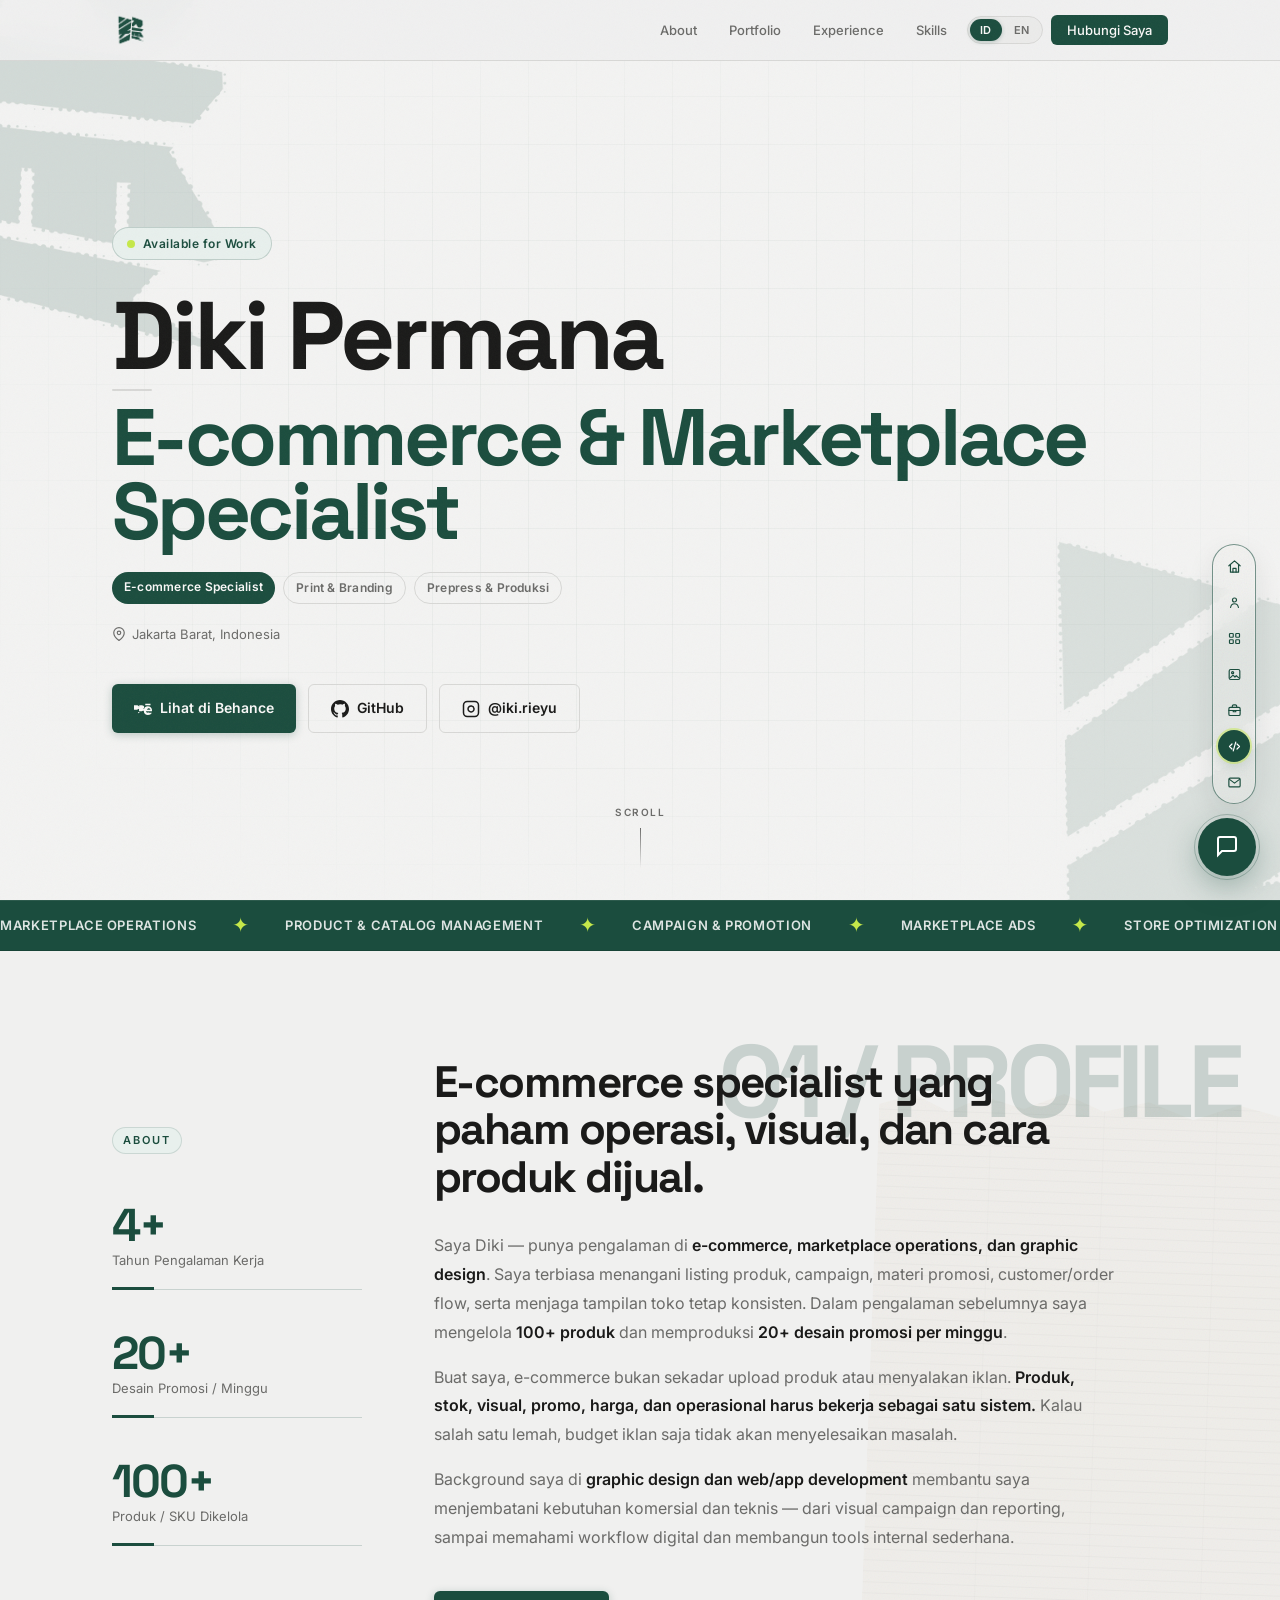
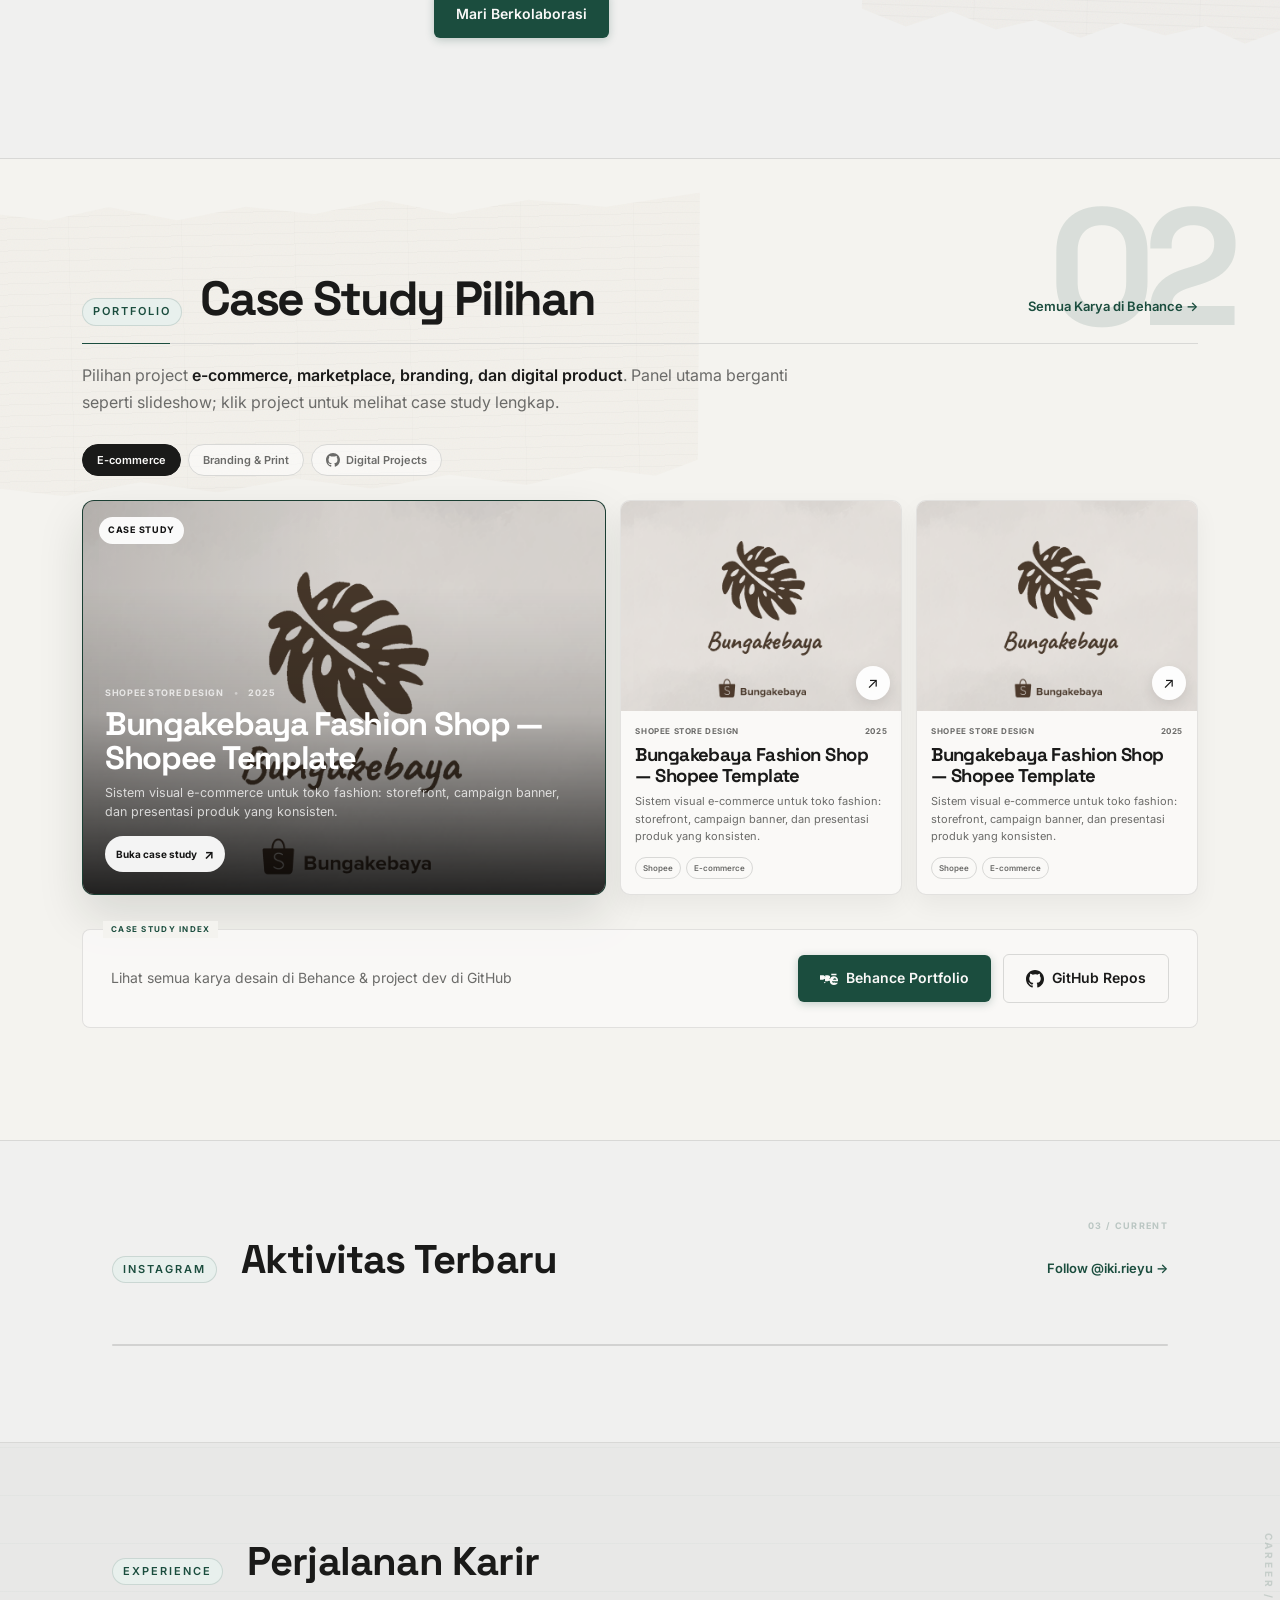
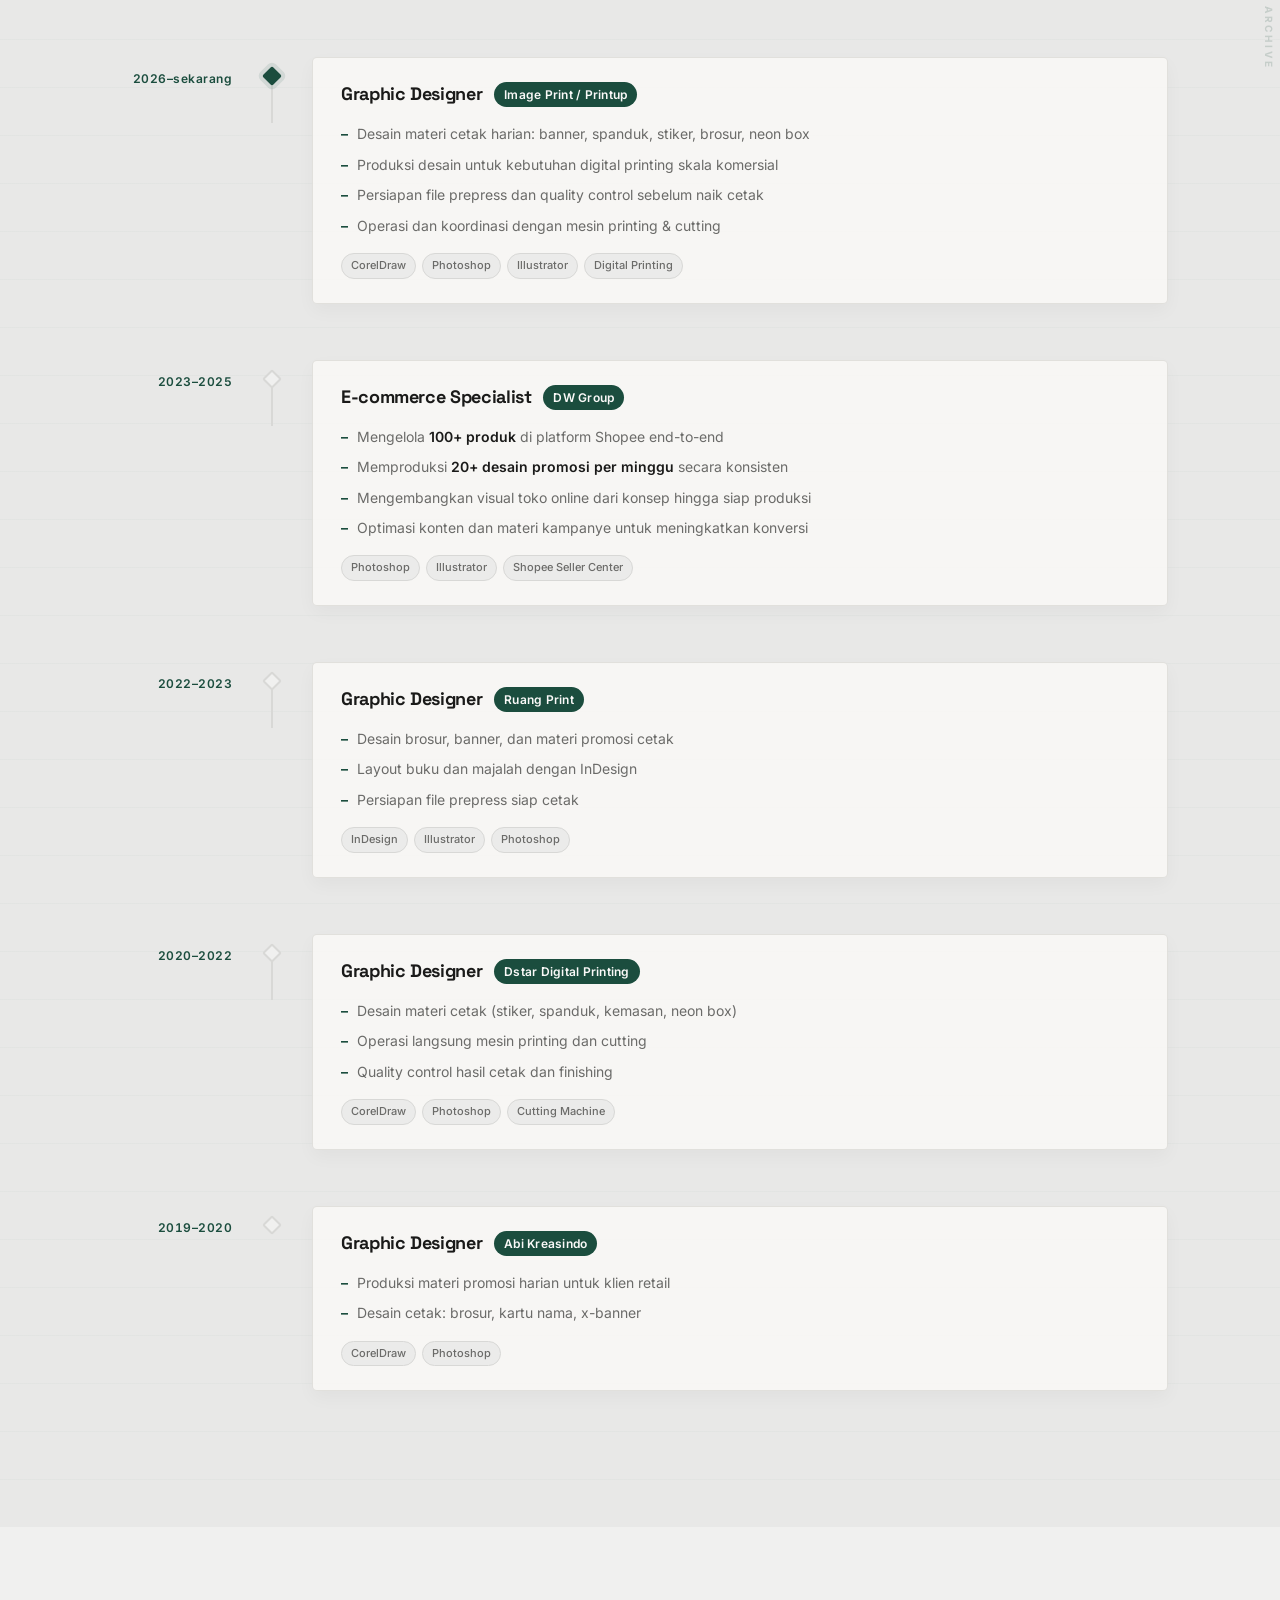
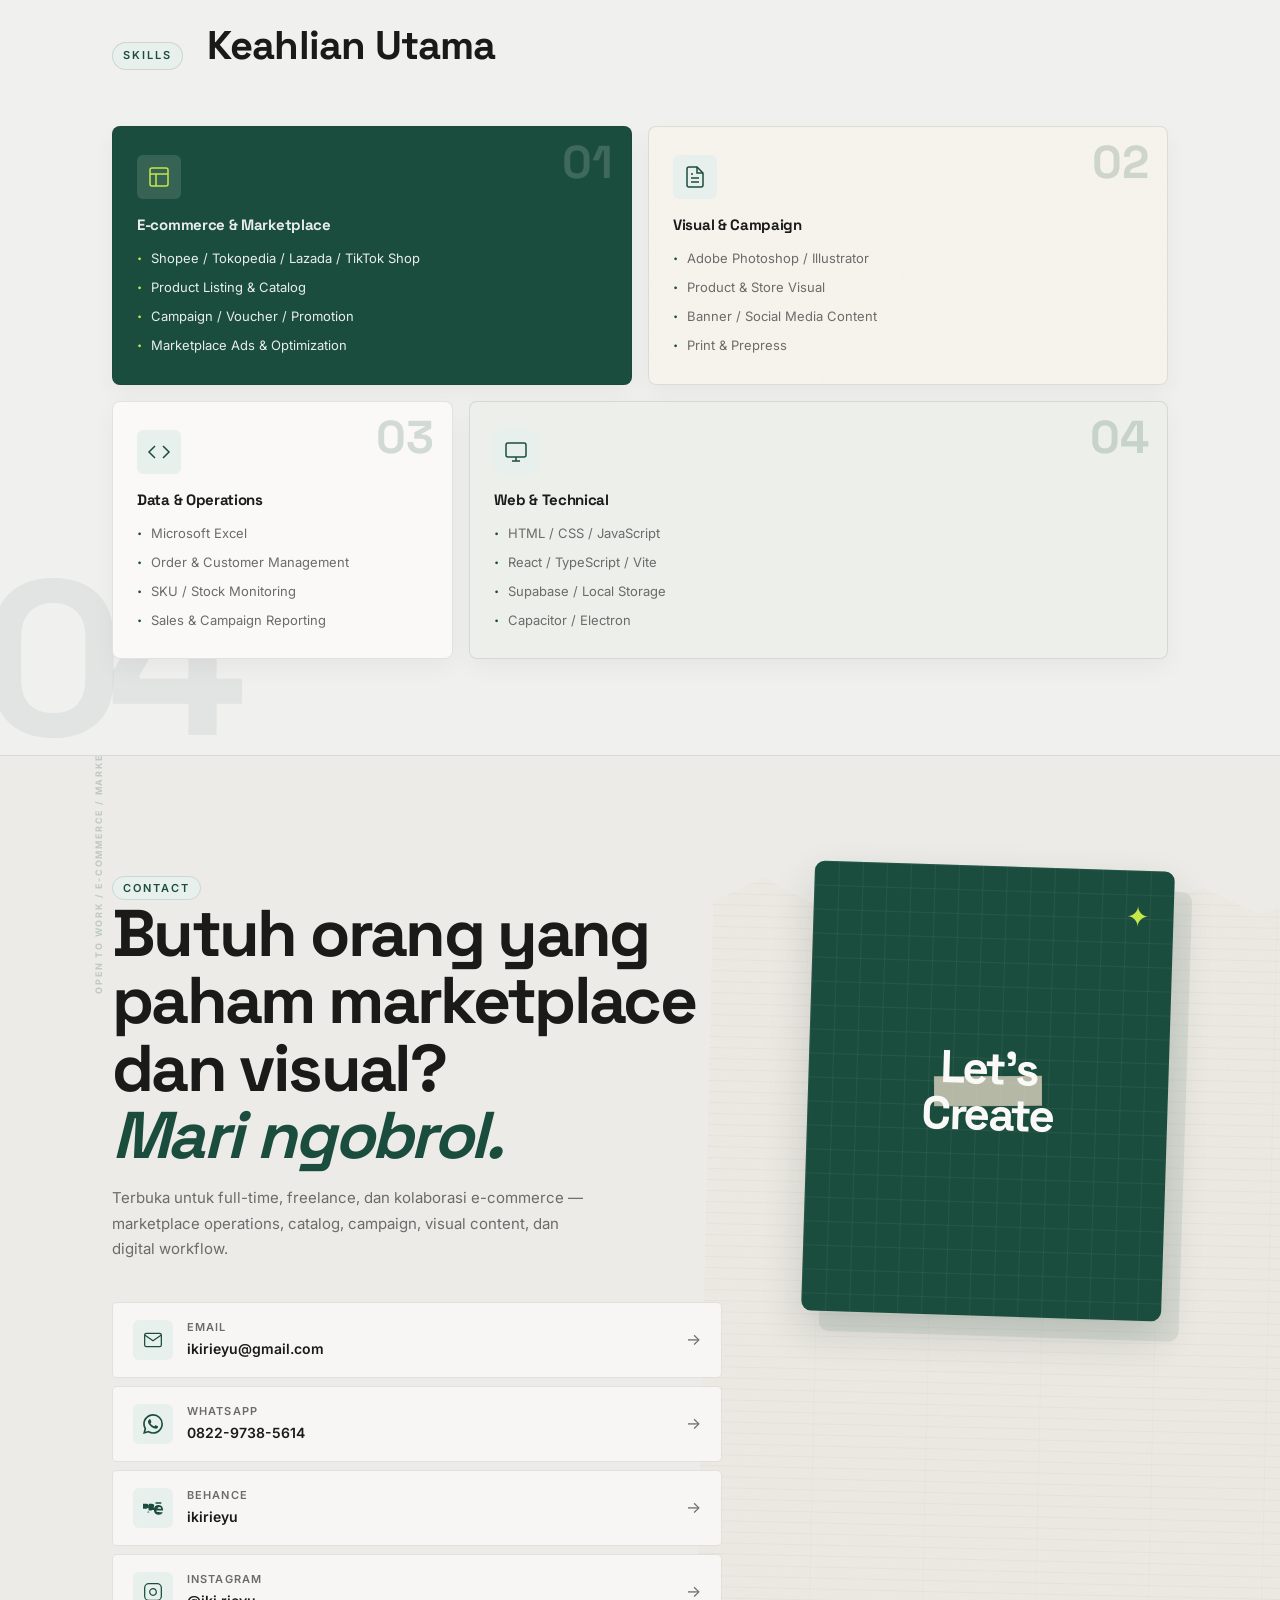
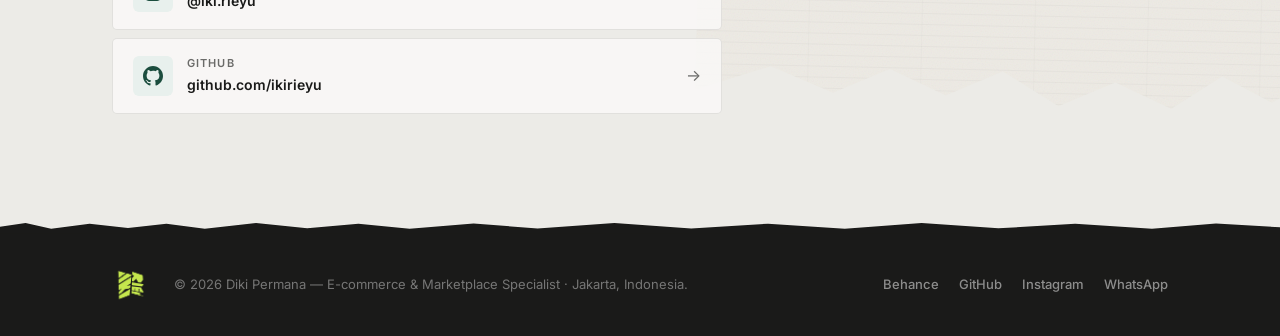
<file: index.html>
<!DOCTYPE html>
<html lang="id">
<head>
  <meta charset="UTF-8" />
  <meta name="viewport" content="width=device-width, initial-scale=1.0" />
  <link rel="icon" type="image/png" href="./asset/icon.png?v=2" />
  <link rel="icon" type="image/x-icon" href="./asset/icon.png?v=2" />
  <link rel="shortcut icon" type="image/x-icon" href="./asset/icon.png?v=2" />
  <link rel="apple-touch-icon" href="./asset/icon.png?v=2" />
  <title>Diki Permana — Graphic Designer | E-commerce & Print Specialist</title>
  <meta name="description" content="Portfolio Diki Permana — Graphic Designer dengan 4+ tahun pengalaman di industri E-commerce & Print. Berbasis di Jakarta Barat." />
  <meta property="og:title" content="Diki Permana — Graphic Designer" />
  <meta property="og:description" content="E-commerce & Print Specialist berbasis di Jakarta Barat. Lihat karya terbaru di Behance dan Instagram." />
  <meta property="og:type" content="website" />
  <link rel="preconnect" href="https://fonts.googleapis.com" />
  <link rel="preconnect" href="https://fonts.gstatic.com" crossorigin />
  <link href="https://fonts.googleapis.com/css2?family=Inter:wght@300;400;500;600;700;900&family=Space+Grotesk:wght@400;500;600;700&display=swap" rel="stylesheet" />
  <link rel="stylesheet" href="style.css" />
  <script src="security.js"></script>
</head>
<body>

  <!-- GRAIN OVERLAY -->
  <div class="grain-overlay" aria-hidden="true"></div>

  <!-- ========== NAV ========== -->
  <nav class="nav" id="main-nav">
    <div class="nav-inner container">
      <a href="#hero" class="nav-logo">
        <img src="asset/header.png" alt="Diki Permana Logo" class="nav-logo-img" />
      </a>
      <ul class="nav-links">
        <li><a href="#about" data-i18n="nav.about">About</a></li>
        <li><a href="#portfolio" data-i18n="nav.portfolio">Portfolio</a></li>
        <li><a href="#experience" data-i18n="nav.experience">Experience</a></li>
        <li><a href="#skills" data-i18n="nav.skills">Skills</a></li>
        <li>
          <div class="lang-toggle" role="group" aria-label="Language selector">
            <button class="lang-btn active" data-lang="id" aria-pressed="true">ID</button>
            <button class="lang-btn" data-lang="en" aria-pressed="false">EN</button>
          </div>
        </li>
        <li><a href="#contact" class="nav-cta" data-i18n="nav.contact">Hubungi Saya</a></li>
      </ul>
      <button class="hamburger" id="hamburger" aria-label="Toggle menu" aria-expanded="false">
        <span></span><span></span>
      </button>
    </div>
    <div class="mobile-menu" id="mobile-menu">
      <ul>
        <li><a href="#about" data-i18n="nav.about">About</a></li>
        <li><a href="#portfolio" data-i18n="nav.portfolio">Portfolio</a></li>
        <li><a href="#experience" data-i18n="nav.experience">Experience</a></li>
        <li><a href="#skills" data-i18n="nav.skills">Skills</a></li>
        <li><a href="#contact" data-i18n="nav.contact">Hubungi Saya</a></li>
      </ul>
      <div class="mobile-lang-wrap">
        <span class="mobile-lang-label">Bahasa / Language</span>
        <div class="lang-toggle" role="group" aria-label="Language selector">
          <button class="lang-btn active" data-lang="id" aria-pressed="true">ID</button>
          <button class="lang-btn" data-lang="en" aria-pressed="false">EN</button>
        </div>
      </div>
    </div>
  </nav>

  <!-- ========== HERO ========== -->
  <section class="hero" id="hero">
    <div class="hero-bg-logo" aria-hidden="true">
      <img src="asset/bg1.jpg" alt="" class="hero-bg-logo-img" />
    </div>
    <div class="hero-bg-grid" aria-hidden="true"></div>
    <div class="container hero-inner">
      <div class="hero-badge">
        <span class="badge-dot"></span>
        <span data-i18n="hero.badge">Available for Work</span>
      </div>
      <h1 class="hero-title">
        <span class="hero-name">Diki Permana</span>
        <span class="hero-line-divider" aria-hidden="true">—</span>
        <span class="hero-role" data-i18n="hero.role">Graphic Designer</span>
      </h1>
      <p class="hero-spec">
        <span class="tag tag-green" data-i18n="hero.tag_ecommerce">E-commerce Specialist</span>
        <span class="tag tag-outline" data-i18n="hero.tag_print">Print & Branding</span>
        <span class="tag tag-outline" data-i18n="hero.tag_prepress">Prepress & Produksi</span>
      </p>
      <p class="hero-location">
        <svg width="14" height="14" viewBox="0 0 24 24" fill="none" stroke="currentColor" stroke-width="2" aria-hidden="true"><path d="M21 10c0 7-9 13-9 13s-9-6-9-13a9 9 0 0 1 18 0z"/><circle cx="12" cy="10" r="3"/></svg>
        <span data-i18n="hero.location">Jakarta Barat, Indonesia</span>
      </p>
      <div class="hero-cta-group">
        <a href="https://www.behance.net/ikirieyu" target="_blank" rel="noopener noreferrer" class="btn btn-primary" id="btn-behance">
          <svg width="18" height="18" viewBox="0 0 24 24" fill="currentColor" aria-hidden="true"><path d="M22 7h-7v-2h7v2zm1.726 10c-.442 1.297-2.029 3-5.101 3-3.074 0-5.564-1.729-5.564-5.675 0-3.91 2.325-5.92 5.466-5.92 3.082 0 4.964 1.782 5.375 4.426.078.506.109 1.188.095 2.14H15.97c.13 1.2.836 1.9 2.032 1.9.449 0 .836-.21 1.139-.497l.586.626zm-7.718-4h5.908c-.118-1.14-.73-2.1-2.077-2.1-1.32 0-2.203.88-2.462 2.1h.631zm-9.645 4.5c-.58 0-1.079-.267-1.329-.68.208-.424.623-.68 1.329-.68.709 0 1.108.264 1.108.68 0 .42-.4.68-1.108.68zm0-5.5c-.626 0-1.108-.24-1.108-.68 0-.43.482-.68 1.108-.68.7 0 1.108.25 1.108.68s-.408.68-1.108.68zm4.318 2.5c0 .22-.14.4-.349.5H7.025c-.207-.1-.349-.28-.349-.5v-5h-.027c0 2.5-2.2 3.5-4.025 3.5H0V7h3.5c1.675 0 3.027.7 3.5 2.1V7h3.4c1.925 0 3.1 1 3.1 2.5 0 .8-.376 1.5-1.025 2 .875.42 1.525 1.2 1.525 2.5z"/></svg>
          <span data-i18n="hero.btn_behance">Lihat di Behance</span>
        </a>
        <a href="https://github.com/ikirieyu" target="_blank" rel="noopener noreferrer" class="btn btn-secondary" id="btn-github">
          <svg width="18" height="18" viewBox="0 0 24 24" fill="currentColor" aria-hidden="true"><path d="M12 0C5.374 0 0 5.373 0 12c0 5.302 3.438 9.8 8.207 11.387.599.111.793-.261.793-.577v-2.234c-3.338.726-4.033-1.416-4.033-1.416-.546-1.387-1.333-1.756-1.333-1.756-1.089-.745.083-.729.083-.729 1.205.084 1.839 1.237 1.839 1.237 1.07 1.834 2.807 1.304 3.492.997.107-.775.418-1.305.762-1.604-2.665-.305-5.467-1.334-5.467-5.931 0-1.311.469-2.381 1.236-3.221-.124-.303-.535-1.524.117-3.176 0 0 1.008-.322 3.301 1.23A11.509 11.509 0 0 1 12 5.803c1.02.005 2.047.138 3.006.404 2.291-1.552 3.297-1.23 3.297-1.23.653 1.653.242 2.874.118 3.176.77.84 1.235 1.911 1.235 3.221 0 4.609-2.807 5.624-5.479 5.921.43.372.823 1.102.823 2.222v3.293c0 .319.192.694.801.576C20.566 21.797 24 17.3 24 12c0-6.627-5.373-12-12-12z"/></svg>
          GitHub
        </a>
        <a href="https://www.instagram.com/iki.rieyu" target="_blank" rel="noopener noreferrer" class="btn btn-secondary" id="btn-instagram">
          <svg width="18" height="18" viewBox="0 0 24 24" fill="none" stroke="currentColor" stroke-width="2" aria-hidden="true"><rect x="2" y="2" width="20" height="20" rx="5" ry="5"/><path d="M16 11.37A4 4 0 1 1 12.63 8 4 4 0 0 1 16 11.37z"/><line x1="17.5" y1="6.5" x2="17.51" y2="6.5"/></svg>
          @iki.rieyu
        </a>
      </div>
    </div>
    <div class="hero-scroll-hint" aria-hidden="true">
      <span data-i18n="hero.scroll">Scroll</span>
      <div class="scroll-line"></div>
    </div>
  </section>

  <!-- ========== MARQUEE ========== -->
  <div class="marquee-strip" aria-hidden="true">
    <div class="marquee-track">
      <div class="marquee-group">
        <span data-i18n="marquee.ecommerce">E-commerce Design</span><span class="marquee-dot">✦</span>
        <span data-i18n="marquee.print">Print Production</span><span class="marquee-dot">✦</span>
        <span data-i18n="marquee.brand">Brand Identity</span><span class="marquee-dot">✦</span>
        <span data-i18n="marquee.shopee">Shopee Campaign</span><span class="marquee-dot">✦</span>
        <span data-i18n="marquee.prepress">Prepress</span><span class="marquee-dot">✦</span>
        <span data-i18n="marquee.layout">Layout &amp; Editorial</span><span class="marquee-dot">✦</span>
        <span data-i18n="marquee.ecommerce">E-commerce Design</span><span class="marquee-dot">✦</span>
        <span data-i18n="marquee.print">Print Production</span><span class="marquee-dot">✦</span>
        <span data-i18n="marquee.brand">Brand Identity</span><span class="marquee-dot">✦</span>
        <span data-i18n="marquee.shopee">Shopee Campaign</span><span class="marquee-dot">✦</span>
        <span data-i18n="marquee.prepress">Prepress</span><span class="marquee-dot">✦</span>
        <span data-i18n="marquee.layout">Layout &amp; Editorial</span><span class="marquee-dot">✦</span>
      </div>
      <div class="marquee-group" aria-hidden="true">
        <span data-i18n="marquee.ecommerce">E-commerce Design</span><span class="marquee-dot">✦</span>
        <span data-i18n="marquee.print">Print Production</span><span class="marquee-dot">✦</span>
        <span data-i18n="marquee.brand">Brand Identity</span><span class="marquee-dot">✦</span>
        <span data-i18n="marquee.shopee">Shopee Campaign</span><span class="marquee-dot">✦</span>
        <span data-i18n="marquee.prepress">Prepress</span><span class="marquee-dot">✦</span>
        <span data-i18n="marquee.layout">Layout &amp; Editorial</span><span class="marquee-dot">✦</span>
        <span data-i18n="marquee.ecommerce">E-commerce Design</span><span class="marquee-dot">✦</span>
        <span data-i18n="marquee.print">Print Production</span><span class="marquee-dot">✦</span>
        <span data-i18n="marquee.brand">Brand Identity</span><span class="marquee-dot">✦</span>
        <span data-i18n="marquee.shopee">Shopee Campaign</span><span class="marquee-dot">✦</span>
        <span data-i18n="marquee.prepress">Prepress</span><span class="marquee-dot">✦</span>
        <span data-i18n="marquee.layout">Layout &amp; Editorial</span><span class="marquee-dot">✦</span>
      </div>
    </div>
  </div>

  <!-- ========== ABOUT ========== -->
  <section class="section about-section" id="about">
    <div class="container about-grid">
      <div class="about-label-col">
        <span class="section-label" data-i18n="about.label">About</span>
        <div class="about-stats">
          <div class="stat-item">
            <span class="stat-num">4+</span>
            <span class="stat-desc" data-i18n="about.stat1_desc">Tahun Pengalaman</span>
          </div>
          <div class="stat-item">
            <span class="stat-num">20+</span>
            <span class="stat-desc" data-i18n="about.stat2_desc">Desain / Minggu</span>
          </div>
          <div class="stat-item">
            <span class="stat-num">100+</span>
            <span class="stat-desc" data-i18n="about.stat3_desc">Produk Dikelola</span>
          </div>
        </div>
      </div>
      <div class="about-content">
        <h2 class="about-heading" data-i18n="about.heading">
          Desainer yang hidup di antara piksel, cetak, dan deadline.
        </h2>
        <div class="about-body">
          <p data-i18n="about.p1">
            Saya Diki — graphic designer dengan <strong>4+ tahun pengalaman</strong> di industri printing dan e-commerce. Terbiasa memproduksi <strong>20+ desain promosi per minggu</strong> dengan kualitas konsisten, mengelola visual toko online dari konsep sampai siap produksi.
          </p>
          <p data-i18n="about.p2">
            Dari layout brosur dan banner cetak, hingga campaign Shopee yang harus hidup dalam hitungan jam — saya tahu cara kerja di dua dunia sekaligus: <em>layar dan mesin cetak</em>.
          </p>
          <p data-i18n="about.p3">
            Yang bikin saya berbeda dari kebanyakan desainer? Saya juga punya background <strong>IT &amp; app development</strong>. Saya bisa ngobrol soal spesifikasi mesin, bangun tools internal sederhana, dan paham alur kerja digital dari ujung ke ujung — bukan cuma soal estetika.
          </p>
        </div>
        <a href="#contact" class="btn btn-primary about-cta" data-i18n="about.cta">Mari Berkolaborasi</a>
      </div>
    </div>
  </section>

  <!-- ========== PORTFOLIO ========== -->
  <section class="section portfolio-section" id="portfolio">
    <div class="container">
      <div class="section-header">
        <span class="section-label" data-i18n="portfolio.label">Portfolio</span>
        <h2 class="section-title" data-i18n="portfolio.title">Karya Pilihan</h2>
        <a href="https://www.behance.net/ikirieyu" target="_blank" rel="noopener noreferrer" class="btn btn-ghost" id="btn-behance-all" data-i18n="portfolio.all_behance">
          Semua Karya di Behance →
        </a>
      </div>

      <!-- Dynamic Category Tabs -->
      <div class="portfolio-tabs" id="portfolio-tabs-container" role="tablist"></div>

      <!-- Dynamic Portfolio Grid Container -->
      <div class="portfolio-grid" id="portfolio-cards-grid"></div>


      <div class="behance-cta-block">
        <p data-i18n="portfolio.bottom_cta">Lihat semua karya desain di Behance &amp; project dev di GitHub</p>
        <div class="cta-block-btns">
          <a href="https://www.behance.net/ikirieyu" target="_blank" rel="noopener noreferrer" class="btn btn-primary" id="btn-behance-bottom">
            <svg width="18" height="18" viewBox="0 0 24 24" fill="currentColor" aria-hidden="true"><path d="M22 7h-7v-2h7v2zm1.726 10c-.442 1.297-2.029 3-5.101 3-3.074 0-5.564-1.729-5.564-5.675 0-3.91 2.325-5.92 5.466-5.92 3.082 0 4.964 1.782 5.375 4.426.078.506.109 1.188.095 2.14H15.97c.13 1.2.836 1.9 2.032 1.9.449 0 .836-.21 1.139-.497l.586.626zm-7.718-4h5.908c-.118-1.14-.73-2.1-2.077-2.1-1.32 0-2.203.88-2.462 2.1h.631zm-9.645 4.5c-.58 0-1.079-.267-1.329-.68.208-.424.623-.68 1.329-.68.709 0 1.108.264 1.108.68 0 .42-.4.68-1.108.68zm0-5.5c-.626 0-1.108-.24-1.108-.68 0-.43.482-.68 1.108-.68.7 0 1.108.25 1.108.68s-.408.68-1.108.68zm4.318 2.5c0 .22-.14.4-.349.5H7.025c-.207-.1-.349-.28-.349-.5v-5h-.027c0 2.5-2.2 3.5-4.025 3.5H0V7h3.5c1.675 0 3.027.7 3.5 2.1V7h3.4c1.925 0 3.1 1 3.1 2.5 0 .8-.376 1.5-1.025 2 .875.42 1.525 1.2 1.525 2.5z"/></svg>
            <span data-i18n="portfolio.btn_behance_bottom">Behance Portfolio</span>
          </a>
          <a href="https://github.com/ikirieyu" target="_blank" rel="noopener noreferrer" class="btn btn-secondary" id="btn-github-cta">
            <svg width="18" height="18" viewBox="0 0 24 24" fill="currentColor" aria-hidden="true"><path d="M12 0C5.374 0 0 5.373 0 12c0 5.302 3.438 9.8 8.207 11.387.599.111.793-.261.793-.577v-2.234c-3.338.726-4.033-1.416-4.033-1.416-.546-1.387-1.333-1.756-1.333-1.756-1.089-.745.083-.729.083-.729 1.205.084 1.839 1.237 1.839 1.237 1.07 1.834 2.807 1.304 3.492.997.107-.775.418-1.305.762-1.604-2.665-.305-5.467-1.334-5.467-5.931 0-1.311.469-2.381 1.236-3.221-.124-.303-.535-1.524.117-3.176 0 0 1.008-.322 3.301 1.23A11.509 11.509 0 0 1 12 5.803c1.02.005 2.047.138 3.006.404 2.291-1.552 3.297-1.23 3.297-1.23.653 1.653.242 2.874.118 3.176.77.84 1.235 1.911 1.235 3.221 0 4.609-2.807 5.624-5.479 5.921.43.372.823 1.102.823 2.222v3.293c0 .319.192.694.801.576C20.566 21.797 24 17.3 24 12c0-6.627-5.373-12-12-12z"/></svg>
            <span data-i18n="portfolio.btn_github_bottom">GitHub Repos</span>
          </a>
        </div>
      </div>
    </div>
  </section>

  <!-- ========== INSTAGRAM ========== -->
  <section class="section instagram-section" id="instagram">
    <div class="container">
      <div class="section-header">
        <span class="section-label" data-i18n="ig.label">Instagram</span>
        <h2 class="section-title" data-i18n="ig.title">Aktivitas Terbaru</h2>
        <a href="https://www.instagram.com/iki.rieyu" target="_blank" rel="noopener noreferrer" class="btn btn-ghost" id="btn-ig-follow" data-i18n="ig.follow">
          Follow @iki.rieyu →
        </a>
      </div>
      <div class="ig-embed-wrapper">
        <behold-widget feed-id="lJ9FjEJKfkFE6bsyhN7O"></behold-widget>
        <script>
          (() => {
            if(window.__bhldScript)return;window.__bhldScript=true;
            const d=document,s=d.createElement("script");s.type="module";
            s.src="https://w.behold.so/widget.js";setTimeout(()=>{d.head.append(s);},0);
          })();
        </script>
      </div>

    </div>
  </section>

  <!-- ========== EXPERIENCE ========== -->
  <section class="section experience-section" id="experience">
    <div class="container">
      <div class="section-header">
        <span class="section-label" data-i18n="exp.label">Experience</span>
        <h2 class="section-title" data-i18n="exp.title">Perjalanan Karir</h2>
      </div>
      <div class="timeline">

        <div class="timeline-item" data-aos="fade-up">
          <div class="timeline-left">
            <span class="timeline-year" data-i18n="exp.present">2026–sekarang</span>
          </div>
          <div class="timeline-connector">
            <div class="timeline-dot current"></div>
            <div class="timeline-line"></div>
          </div>
          <div class="timeline-right">
            <div class="timeline-card">
              <div class="tc-header">
                <h3 data-i18n="exp.job1_title">Graphic Designer</h3>
                <span class="company-badge" data-i18n="exp.job1_company">Image Print / Printup</span>
              </div>
              <ul class="tc-list">
                <li data-i18n="exp.job1_li1">Desain materi cetak harian: banner, spanduk, stiker, brosur, neon box</li>
                <li data-i18n="exp.job1_li2">Produksi desain untuk kebutuhan digital printing skala komersial</li>
                <li data-i18n="exp.job1_li3">Persiapan file prepress dan quality control sebelum naik cetak</li>
                <li data-i18n="exp.job1_li4">Operasi dan koordinasi dengan mesin printing &amp; cutting</li>
              </ul>
              <div class="tc-tools">
                <span>CorelDraw</span><span>Photoshop</span><span>Illustrator</span><span>Digital Printing</span>
              </div>
            </div>
          </div>
        </div>

        <div class="timeline-item" data-aos="fade-up">
          <div class="timeline-left">
            <span class="timeline-year">2023–2025</span>
          </div>
          <div class="timeline-connector">
            <div class="timeline-dot"></div>
            <div class="timeline-line"></div>
          </div>
          <div class="timeline-right">
            <div class="timeline-card">
              <div class="tc-header">
                <h3 data-i18n="exp.job2_title">E-commerce Specialist</h3>
                <span class="company-badge" data-i18n="exp.job2_company">DW Group</span>
              </div>
              <ul class="tc-list">
                <li data-i18n="exp.job2_li1">Mengelola <strong>100+ produk</strong> di platform Shopee end-to-end</li>
                <li data-i18n="exp.job2_li2">Memproduksi <strong>20+ desain promosi per minggu</strong> secara konsisten</li>
                <li data-i18n="exp.job2_li3">Mengembangkan visual toko online dari konsep hingga siap produksi</li>
                <li data-i18n="exp.job2_li4">Optimasi konten dan materi kampanye untuk meningkatkan konversi</li>
              </ul>
              <div class="tc-tools">
                <span>Photoshop</span><span>Illustrator</span><span>Shopee Seller Center</span>
              </div>
            </div>
          </div>
        </div>

        <div class="timeline-item" data-aos="fade-up">
          <div class="timeline-left">
            <span class="timeline-year">2022–2023</span>
          </div>
          <div class="timeline-connector">
            <div class="timeline-dot"></div>
            <div class="timeline-line"></div>
          </div>
          <div class="timeline-right">
            <div class="timeline-card">
              <div class="tc-header">
                <h3 data-i18n="exp.job3_title">Graphic Designer</h3>
                <span class="company-badge" data-i18n="exp.job3_company">Ruang Print</span>
              </div>
              <ul class="tc-list">
                <li data-i18n="exp.job3_li1">Desain brosur, banner, dan materi promosi cetak</li>
                <li data-i18n="exp.job3_li2">Layout buku dan majalah dengan InDesign</li>
                <li data-i18n="exp.job3_li3">Persiapan file prepress siap cetak</li>
              </ul>
              <div class="tc-tools">
                <span>InDesign</span><span>Illustrator</span><span>Photoshop</span>
              </div>
            </div>
          </div>
        </div>

        <div class="timeline-item" data-aos="fade-up">
          <div class="timeline-left">
            <span class="timeline-year">2020–2022</span>
          </div>
          <div class="timeline-connector">
            <div class="timeline-dot"></div>
            <div class="timeline-line"></div>
          </div>
          <div class="timeline-right">
            <div class="timeline-card">
              <div class="tc-header">
                <h3 data-i18n="exp.job4_title">Graphic Designer</h3>
                <span class="company-badge" data-i18n="exp.job4_company">Dstar Digital Printing</span>
              </div>
              <ul class="tc-list">
                <li data-i18n="exp.job4_li1">Desain materi cetak (stiker, spanduk, kemasan, neon box)</li>
                <li data-i18n="exp.job4_li2">Operasi langsung mesin printing dan cutting</li>
                <li data-i18n="exp.job4_li3">Quality control hasil cetak dan finishing</li>
              </ul>
              <div class="tc-tools">
                <span>CorelDraw</span><span>Photoshop</span><span>Cutting Machine</span>
              </div>
            </div>
          </div>
        </div>

        <div class="timeline-item" data-aos="fade-up">
          <div class="timeline-left">
            <span class="timeline-year">2019–2020</span>
          </div>
          <div class="timeline-connector">
            <div class="timeline-dot"></div>
          </div>
          <div class="timeline-right">
            <div class="timeline-card">
              <div class="tc-header">
                <h3 data-i18n="exp.job5_title">Graphic Designer</h3>
                <span class="company-badge" data-i18n="exp.job5_company">Abi Kreasindo</span>
              </div>
              <ul class="tc-list">
                <li data-i18n="exp.job5_li1">Produksi materi promosi harian untuk klien retail</li>
                <li data-i18n="exp.job5_li2">Desain cetak: brosur, kartu nama, x-banner</li>
              </ul>
              <div class="tc-tools">
                <span>CorelDraw</span><span>Photoshop</span>
              </div>
            </div>
          </div>
        </div>

      </div>
    </div>
  </section>

  <!-- ========== SKILLS ========== -->
  <section class="section skills-section" id="skills">
    <div class="container">
      <div class="section-header">
        <span class="section-label" data-i18n="skills.label">Skills</span>
        <h2 class="section-title" data-i18n="skills.title">Keahlian</h2>
      </div>
      <div class="skills-grid">

        <div class="skill-card" data-aos="fade-up">
          <div class="skill-icon">
            <svg width="24" height="24" viewBox="0 0 24 24" fill="none" stroke="currentColor" stroke-width="1.5" aria-hidden="true"><rect x="3" y="3" width="18" height="18" rx="2"/><path d="M3 9h18M9 21V9"/></svg>
          </div>
          <h3 data-i18n="skills.cat1_title">Desain Grafis</h3>
          <ul>
            <li>Adobe Photoshop</li>
            <li>Adobe Illustrator</li>
            <li>Adobe InDesign</li>
            <li>CorelDraw</li>
          </ul>
        </div>

        <div class="skill-card" data-aos="fade-up" data-aos-delay="80">
          <div class="skill-icon">
            <svg width="24" height="24" viewBox="0 0 24 24" fill="none" stroke="currentColor" stroke-width="1.5" aria-hidden="true"><path d="M14 2H6a2 2 0 0 0-2 2v16a2 2 0 0 0 2 2h12a2 2 0 0 0 2-2V8z"/><polyline points="14 2 14 8 20 8"/><line x1="16" y1="13" x2="8" y2="13"/><line x1="16" y1="17" x2="8" y2="17"/><polyline points="10 9 9 9 8 9"/></svg>
          </div>
          <h3 data-i18n="skills.cat2_title">Office &amp; Produktivitas</h3>
          <ul>
            <li>Microsoft Word</li>
            <li>Microsoft Excel</li>
            <li>Microsoft PowerPoint</li>
          </ul>
        </div>

        <div class="skill-card" data-aos="fade-up" data-aos-delay="160">
          <div class="skill-icon">
            <svg width="24" height="24" viewBox="0 0 24 24" fill="none" stroke="currentColor" stroke-width="1.5" aria-hidden="true"><polyline points="16 18 22 12 16 6"/><polyline points="8 6 2 12 8 18"/></svg>
          </div>
          <h3 data-i18n="skills.cat3_title">Web</h3>
          <ul>
            <li>HTML / CSS</li>
            <li>js / Next.js / Vite</li>
            <li>Capacitor (Mobile)</li>
            <li>Electron (Desktop)</li>
          </ul>
        </div>

        <div class="skill-card" data-aos="fade-up" data-aos-delay="240">
          <div class="skill-icon">
            <svg width="24" height="24" viewBox="0 0 24 24" fill="none" stroke="currentColor" stroke-width="1.5" aria-hidden="true"><rect x="2" y="3" width="20" height="14" rx="2"/><line x1="8" y1="21" x2="16" y2="21"/><line x1="12" y1="17" x2="12" y2="21"/></svg>
          </div>
          <h3 data-i18n="skills.cat4_title">IT Support</h3>
          <ul>
            <li data-i18n="skills.it_pc">Servis &amp; Rakit PC</li>
            <li data-i18n="skills.it_os">Instalasi OS</li>
            <li data-i18n="skills.it_lan">Jaringan LAN</li>
            <li data-i18n="skills.it_hw">Troubleshooting Hardware</li>
          </ul>
        </div>

      </div>
    </div>
  </section>

  <!-- ========== CONTACT ========== -->
  <section class="section contact-section" id="contact">
    <div class="container contact-inner">
      <div class="contact-left">
        <span class="section-label" data-i18n="contact.label">Contact</span>
        <h2 class="contact-heading" data-i18n="contact.heading">Ada project? <br/><em>Ayo ngobrol.</em></h2>
        <p class="contact-sub" data-i18n="contact.sub">Terbuka untuk freelance, full-time, maupun kolaborasi kreatif. Response biasanya dalam 24 jam.</p>
        <div class="contact-links">
          <a href="mailto:ikirieyu@gmail.com" class="contact-item" id="link-email">
            <div class="ci-icon">
              <svg width="20" height="20" viewBox="0 0 24 24" fill="none" stroke="currentColor" stroke-width="1.5" aria-hidden="true"><path d="M4 4h16c1.1 0 2 .9 2 2v12c0 1.1-.9 2-2 2H4c-1.1 0-2-.9-2-2V6c0-1.1.9-2 2-2z"/><polyline points="22,6 12,13 2,6"/></svg>
            </div>
            <div class="ci-text">
              <span class="ci-label">Email</span>
              <span class="ci-value">ikirieyu@gmail.com</span>
            </div>
            <span class="ci-arrow">→</span>
          </a>
          <a href="https://wa.me/6282297385614" target="_blank" rel="noopener noreferrer" class="contact-item" id="link-whatsapp">
            <div class="ci-icon">
              <svg width="20" height="20" viewBox="0 0 24 24" fill="currentColor" aria-hidden="true"><path d="M17.472 14.382c-.297-.149-1.758-.867-2.03-.967-.273-.099-.471-.148-.67.15-.197.297-.767.966-.94 1.164-.173.199-.347.223-.644.075-.297-.15-1.255-.463-2.39-1.475-.883-.788-1.48-1.761-1.653-2.059-.173-.297-.018-.458.13-.606.134-.133.298-.347.446-.52.149-.174.198-.298.298-.497.099-.198.05-.371-.025-.52-.075-.149-.669-1.612-.916-2.207-.242-.579-.487-.5-.669-.51-.173-.008-.371-.01-.57-.01-.198 0-.52.074-.792.372-.272.297-1.04 1.016-1.04 2.479 0 1.462 1.065 2.875 1.213 3.074.149.198 2.096 3.2 5.077 4.487.709.306 1.262.489 1.694.625.712.227 1.36.195 1.871.118.571-.085 1.758-.719 2.006-1.413.248-.694.248-1.289.173-1.413-.074-.124-.272-.198-.57-.347m-5.421 7.403h-.004a9.87 9.87 0 0 1-5.031-1.378l-.361-.214-3.741.982.998-3.648-.235-.374a9.86 9.86 0 0 1-1.51-5.26c.001-5.45 4.436-9.884 9.888-9.884 2.64 0 5.122 1.03 6.988 2.898a9.825 9.825 0 0 1 2.893 6.994c-.003 5.45-4.437 9.884-9.885 9.884m8.413-18.297A11.815 11.815 0 0 0 12.05 0C5.495 0 .16 5.335.157 11.892c0 2.096.547 4.142 1.588 5.945L.057 24l6.305-1.654a11.882 11.882 0 0 0 5.683 1.448h.005c6.554 0 11.89-5.335 11.893-11.893a11.821 11.821 0 0 0-3.48-8.413z"/></svg>
            </div>
            <div class="ci-text">
              <span class="ci-label">WhatsApp</span>
              <span class="ci-value">0822-9738-5614</span>
            </div>
            <span class="ci-arrow">→</span>
          </a>
          <a href="https://www.behance.net/ikirieyu" target="_blank" rel="noopener noreferrer" class="contact-item" id="link-behance">
            <div class="ci-icon">
              <svg width="20" height="20" viewBox="0 0 24 24" fill="currentColor" aria-hidden="true"><path d="M22 7h-7v-2h7v2zm1.726 10c-.442 1.297-2.029 3-5.101 3-3.074 0-5.564-1.729-5.564-5.675 0-3.91 2.325-5.92 5.466-5.92 3.082 0 4.964 1.782 5.375 4.426.078.506.109 1.188.095 2.14H15.97c.13 1.2.836 1.9 2.032 1.9.449 0 .836-.21 1.139-.497l.586.626zm-7.718-4h5.908c-.118-1.14-.73-2.1-2.077-2.1-1.32 0-2.203.88-2.462 2.1h.631zm-9.645 4.5c-.58 0-1.079-.267-1.329-.68.208-.424.623-.68 1.329-.68.709 0 1.108.264 1.108.68 0 .42-.4.68-1.108.68zm0-5.5c-.626 0-1.108-.24-1.108-.68 0-.43.482-.68 1.108-.68.7 0 1.108.25 1.108.68s-.408.68-1.108.68zm4.318 2.5c0 .22-.14.4-.349.5H7.025c-.207-.1-.349-.28-.349-.5v-5h-.027c0 2.5-2.2 3.5-4.025 3.5H0V7h3.5c1.675 0 3.027.7 3.5 2.1V7h3.4c1.925 0 3.1 1 3.1 2.5 0 .8-.376 1.5-1.025 2 .875.42 1.525 1.2 1.525 2.5z"/></svg>
            </div>
            <div class="ci-text">
              <span class="ci-label">Behance</span>
              <span class="ci-value">ikirieyu</span>
            </div>
            <span class="ci-arrow">→</span>
          </a>
          <a href="https://www.instagram.com/iki.rieyu" target="_blank" rel="noopener noreferrer" class="contact-item" id="link-instagram">
            <div class="ci-icon">
              <svg width="20" height="20" viewBox="0 0 24 24" fill="none" stroke="currentColor" stroke-width="1.5" aria-hidden="true"><rect x="2" y="2" width="20" height="20" rx="5" ry="5"/><path d="M16 11.37A4 4 0 1 1 12.63 8 4 4 0 0 1 16 11.37z"/><line x1="17.5" y1="6.5" x2="17.51" y2="6.5"/></svg>
            </div>
            <div class="ci-text">
              <span class="ci-label">Instagram</span>
              <span class="ci-value">@iki.rieyu</span>
            </div>
            <span class="ci-arrow">→</span>
          </a>
          <a href="https://github.com/ikirieyu" target="_blank" rel="noopener noreferrer" class="contact-item" id="link-github">
            <div class="ci-icon">
              <svg width="20" height="20" viewBox="0 0 24 24" fill="currentColor" aria-hidden="true"><path d="M12 0C5.374 0 0 5.373 0 12c0 5.302 3.438 9.8 8.207 11.387.599.111.793-.261.793-.577v-2.234c-3.338.726-4.033-1.416-4.033-1.416-.546-1.387-1.333-1.756-1.333-1.756-1.089-.745.083-.729.083-.729 1.205.084 1.839 1.237 1.839 1.237 1.07 1.834 2.807 1.304 3.492.997.107-.775.418-1.305.762-1.604-2.665-.305-5.467-1.334-5.467-5.931 0-1.311.469-2.381 1.236-3.221-.124-.303-.535-1.524.117-3.176 0 0 1.008-.322 3.301 1.23A11.509 11.509 0 0 1 12 5.803c1.02.005 2.047.138 3.006.404 2.291-1.552 3.297-1.23 3.297-1.23.653 1.653.242 2.874.118 3.176.77.84 1.235 1.911 1.235 3.221 0 4.609-2.807 5.624-5.479 5.921.43.372.823 1.102.823 2.222v3.293c0 .319.192.694.801.576C20.566 21.797 24 17.3 24 12c0-6.627-5.373-12-12-12z"/></svg>
            </div>
            <div class="ci-text">
              <span class="ci-label">GitHub</span>
              <span class="ci-value">github.com/ikirieyu</span>
            </div>
            <span class="ci-arrow">→</span>
          </a>
        </div>
      </div>
      <div class="contact-right">
        <div class="contact-card-deco">
          <div class="ccd-text">Let's<br/>Create</div>
          <div class="ccd-star">✦</div>
        </div>
      </div>
    </div>
  </section>

  <!-- ========== FOOTER ========== -->
  <footer class="footer">
    <div class="container footer-inner">
      <div class="footer-logo">
        <img src="asset/footer.png" alt="Diki Permana Logo" class="footer-logo-img" />
      </div>
      <p class="footer-copy" data-i18n="footer.copy">© 2025 Diki Permana. Graphic Designer — Jakarta Barat.</p>
      <div class="footer-links">
        <a href="https://www.behance.net/ikirieyu" target="_blank" rel="noopener noreferrer" id="footer-behance">Behance</a>
        <a href="https://github.com/ikirieyu" target="_blank" rel="noopener noreferrer" id="footer-github">GitHub</a>
        <a href="https://www.instagram.com/iki.rieyu" target="_blank" rel="noopener noreferrer" id="footer-ig">Instagram</a>
        <a href="https://wa.me/6282297385614" target="_blank" rel="noopener noreferrer" id="footer-wa">WhatsApp</a>
      </div>
    </div>
  </footer>

  <script src="i18n.js"></script>
  <script src="portfolio-data.js"></script>
  <script src="main.js"></script>
  <script src="chatbot.js"></script>
</body>

</html>
</file>
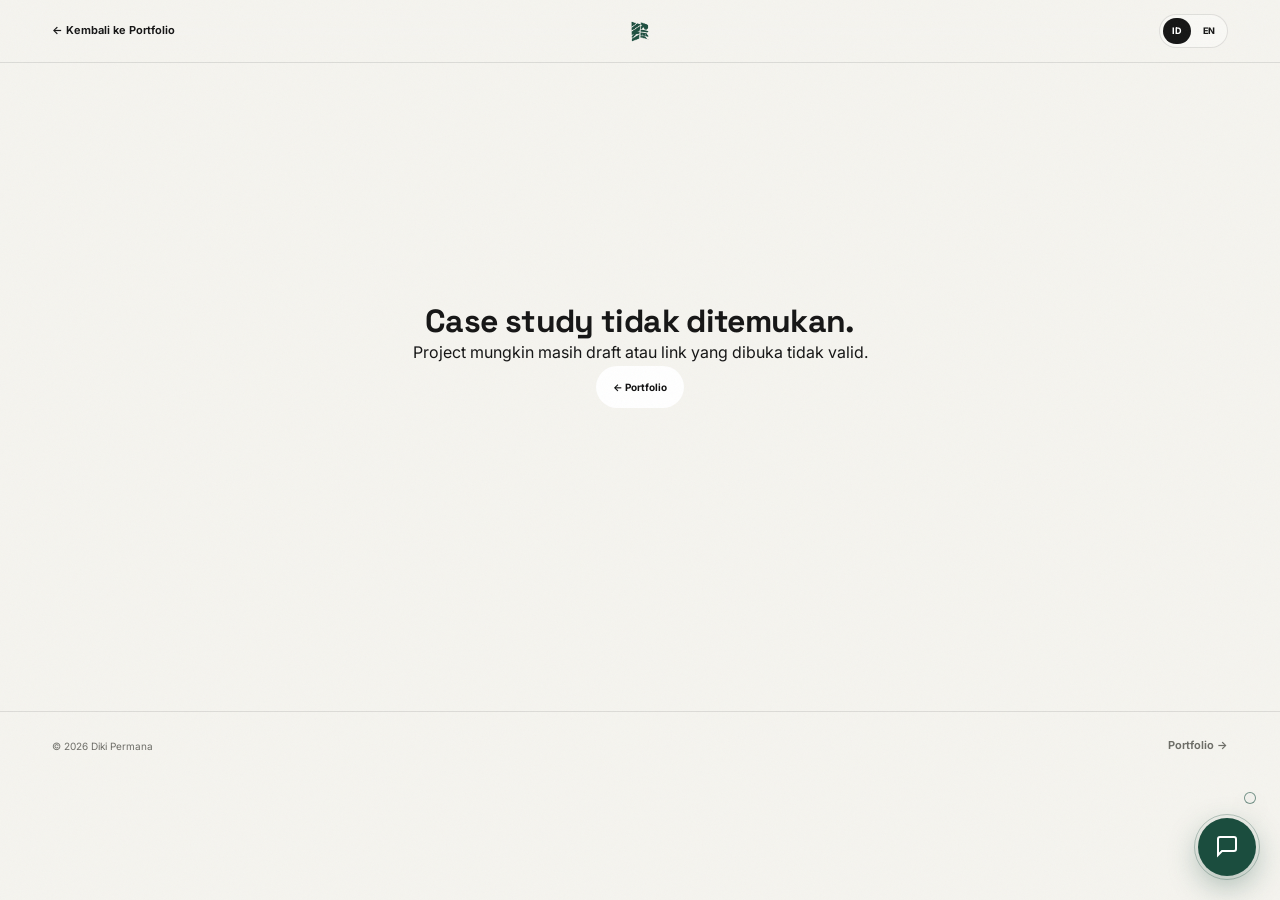
<file: project.html>
<!DOCTYPE html>
<html lang="id">
<head>
  <meta charset="UTF-8" />
  <meta name="viewport" content="width=device-width, initial-scale=1.0" />
  <link rel="icon" type="image/png" href="./asset/icon.png?v=2" />
  <title>Case Study — Diki Permana</title>
  <meta name="description" content="E-commerce and visual design case study by Diki Permana." />
  <link rel="preconnect" href="https://fonts.googleapis.com" />
  <link rel="preconnect" href="https://fonts.gstatic.com" crossorigin />
  <link href="https://fonts.googleapis.com/css2?family=Inter:wght@300;400;500;600;700;900&family=Space+Grotesk:wght@400;500;600;700&display=swap" rel="stylesheet" />
  <link rel="stylesheet" href="style.css" />
  <link rel="stylesheet" href="project.css" />
  <link rel="stylesheet" href="project-cover-fix.css" />
  <script src="security.js"></script>
</head>
<body class="project-page">
  <div class="grain-overlay" aria-hidden="true"></div>

  <nav class="project-nav">
    <div class="container project-nav-inner">
      <a href="./index.html#portfolio" class="project-back" aria-label="Kembali ke portfolio">← <span>Kembali ke Portfolio</span></a>
      <a href="./index.html" class="project-logo">
        <img src="asset/header.png" alt="Diki Permana" />
      </a>
      <div class="project-lang" role="group" aria-label="Language selector">
        <button class="project-lang-btn active" data-project-lang="id">ID</button>
        <button class="project-lang-btn" data-project-lang="en">EN</button>
      </div>
    </div>
  </nav>

  <main id="project-root" class="project-root" aria-live="polite">
    <div class="project-loading container">Memuat case study…</div>
  </main>

  <footer class="project-footer">
    <div class="container project-footer-inner">
      <p>© 2026 Diki Permana</p>
      <a href="./index.html#portfolio">Portfolio →</a>
    </div>
  </footer>

  <script src="portfolio-data.js"></script>
  <script src="project.js"></script>
</body>
</html>
</file>
<file: style.css>
/* ============================================================
   DIKI PERMANA — WEBFOLIO
   Design: Off-white grain texture, Forest green accent, Editorial
   ============================================================ */

/* ---- DESIGN TOKENS ---- */
:root {
  --bg:           #F0F0EF;      /* off-white ~3% darker */
  --bg-alt:       #E8E8E7;
  --surface:      #EBEBEA;
  --border:       #D8D8D6;
  --text:         #1A1A19;
  --text-muted:   #6B6B69;
  --green:        #1B4D3E;      /* forest green */
  --green-light:  #2D6E59;
  --green-muted:  #E8F0ED;
  --lime:         #C5E84A;      /* lime accent from reference */
  --white:        #FAF9F8;
  --radius-sm:    6px;
  --radius-md:    12px;
  --radius-lg:    20px;
  --radius-xl:    32px;
  --shadow-sm:    0 1px 3px rgba(0,0,0,.06), 0 1px 2px rgba(0,0,0,.04);
  --shadow-md:    0 4px 16px rgba(0,0,0,.08);
  --shadow-lg:    0 12px 40px rgba(0,0,0,.12);
  --transition:   0.3s cubic-bezier(0.4, 0, 0.2, 1);
  --font-main:    'Inter', system-ui, sans-serif;
  --font-display: 'Space Grotesk', system-ui, sans-serif;
}

/* ---- RESET & BASE ---- */
*, *::before, *::after { box-sizing: border-box; margin: 0; padding: 0; }

html {
  scroll-behavior: smooth;
  font-size: 16px;
  -webkit-font-smoothing: antialiased;
}

body {
  font-family: var(--font-main);
  background-color: var(--bg);
  color: var(--text);
  line-height: 1.6;
  overflow-x: hidden;
  position: relative;
  -webkit-user-select: none;
  -moz-user-select: none;
  -ms-user-select: none;
  user-select: none;
}

img {
  -webkit-user-drag: none;
  user-select: none;
  display: block;
  max-width: 100%;
}

/* ---- GRAIN OVERLAY ---- */
.grain-overlay {
  position: fixed;
  inset: 0;
  pointer-events: none;
  z-index: 9999;
  opacity: 0.035;
  background-image: url("data:image/svg+xml,%3Csvg viewBox='0 0 512 512' xmlns='http://www.w3.org/2000/svg'%3E%3Cfilter id='noise'%3E%3CfeTurbulence type='fractalNoise' baseFrequency='0.85' numOctaves='4' stitchTiles='stitch'/%3E%3C/filter%3E%3Crect width='100%25' height='100%25' filter='url(%23noise)'/%3E%3C/svg%3E");
  background-size: 256px 256px;
}

/* ---- CONTAINER ---- */
.container {
  max-width: 1120px;
  margin: 0 auto;
  padding: 0 32px;
}

/* ---- TYPOGRAPHY ---- */
h1, h2, h3, h4 {
  font-family: var(--font-display);
  font-weight: 700;
  line-height: 1.15;
  letter-spacing: -0.02em;
}

a { color: inherit; text-decoration: none; }
ul { list-style: none; }
img { display: block; max-width: 100%; }

/* ---- SECTION COMMON ---- */
.section { padding: 96px 0; }

.section-header {
  display: flex;
  align-items: baseline;
  gap: 24px;
  margin-bottom: 56px;
  flex-wrap: wrap;
}

.section-label {
  font-family: var(--font-main);
  font-size: 11px;
  font-weight: 600;
  letter-spacing: 0.18em;
  text-transform: uppercase;
  color: var(--green);
  background: var(--green-muted);
  border: 1px solid rgba(27,77,62,0.15);
  padding: 4px 10px;
  border-radius: 100px;
}

.section-title {
  font-family: var(--font-display);
  font-size: clamp(28px, 4vw, 40px);
  font-weight: 700;
  color: var(--text);
  flex: 1;
}

/* ---- BUTTONS ---- */
.btn {
  display: inline-flex;
  align-items: center;
  gap: 8px;
  padding: 12px 22px;
  border-radius: var(--radius-sm);
  font-family: var(--font-main);
  font-size: 14px;
  font-weight: 600;
  cursor: pointer;
  border: none;
  transition: transform var(--transition), box-shadow var(--transition), background var(--transition), color var(--transition);
  white-space: nowrap;
}

.btn:hover { transform: translateY(-2px); }
.btn:active { transform: translateY(0); }

.btn-primary {
  background: var(--green);
  color: var(--white);
  box-shadow: 0 2px 8px rgba(27,77,62,0.25);
}
.btn-primary:hover {
  background: var(--green-light);
  box-shadow: 0 6px 20px rgba(27,77,62,0.35);
}

.btn-secondary {
  background: transparent;
  color: var(--text);
  border: 1.5px solid var(--border);
}
.btn-secondary:hover {
  border-color: var(--green);
  color: var(--green);
  background: var(--green-muted);
}

.btn-ghost {
  background: transparent;
  color: var(--green);
  padding: 8px 0;
  font-weight: 600;
  font-size: 13px;
  border-bottom: 1.5px solid transparent;
  border-radius: 0;
  margin-left: auto;
}
.btn-ghost:hover {
  border-bottom-color: var(--green);
  transform: none;
}

/* ============================================================
   NAVIGATION
   ============================================================ */
.nav {
  position: fixed;
  top: 0; left: 0; right: 0;
  z-index: 100;
  background: rgba(240, 240, 239, 0.88);
  backdrop-filter: blur(16px) saturate(1.4);
  -webkit-backdrop-filter: blur(16px) saturate(1.4);
  border-bottom: 1px solid var(--border);
  transition: box-shadow var(--transition);
}

.nav.scrolled { box-shadow: var(--shadow-sm); }

.nav-inner {
  display: flex;
  align-items: center;
  height: 60px;
  gap: 40px;
}

.nav-logo {
  display: flex;
  align-items: center;
}

.nav-logo-img {
  height: 38px;
  max-width: 150px;
  width: auto;
  object-fit: contain;
  display: block;
  transition: opacity var(--transition);
}

.nav-logo-img:hover {
  opacity: 0.88;
}

.nav-links {
  display: flex;
  align-items: center;
  gap: 8px;
  margin-left: auto;
}

.nav-links a {
  font-size: 13px;
  font-weight: 500;
  color: var(--text-muted);
  padding: 6px 12px;
  border-radius: var(--radius-sm);
  transition: color var(--transition), background var(--transition);
}

.nav-links a:hover {
  color: var(--green);
  background: var(--green-muted);
}

.nav-cta {
  background: var(--green) !important;
  color: var(--white) !important;
  padding: 7px 16px !important;
}

.nav-cta:hover {
  background: var(--green-light) !important;
  color: var(--white) !important;
}

/* ---- LANGUAGE TOGGLE ---- */
.lang-toggle {
  display: inline-flex;
  align-items: center;
  background: var(--surface);
  border: 1px solid var(--border);
  border-radius: 100px;
  padding: 2px;
  gap: 2px;
  user-select: none;
}

.lang-btn {
  font-family: var(--font-main);
  font-size: 11px;
  font-weight: 600;
  letter-spacing: 0.05em;
  color: var(--text-muted);
  background: transparent;
  border: none;
  padding: 4px 10px;
  border-radius: 100px;
  cursor: pointer;
  transition: all var(--transition);
}

.lang-btn:hover {
  color: var(--text);
}

.lang-btn.active {
  background: var(--green);
  color: var(--white);
  box-shadow: 0 1px 4px rgba(27,77,62,0.25);
}

.mobile-lang-wrap {
  margin-top: 16px;
  padding-top: 12px;
  border-top: 1px dashed var(--border);
  display: flex;
  align-items: center;
  justify-content: space-between;
}

.mobile-lang-label {
  font-size: 13px;
  font-weight: 500;
  color: var(--text-muted);
}

.hamburger {
  display: none;
  flex-direction: column;
  justify-content: center;
  align-items: center;
  gap: 5px;
  width: 40px;
  height: 40px;
  background: var(--surface);
  border: 1px solid var(--border);
  border-radius: var(--radius-sm);
  cursor: pointer;
  padding: 6px;
  margin-left: auto;
  transition: background var(--transition), border-color var(--transition);
}

.hamburger:hover {
  background: var(--bg-alt);
  border-color: var(--green);
}

.hamburger span {
  display: block;
  width: 20px;
  height: 2px;
  background: var(--text);
  border-radius: 2px;
  transition: transform 0.25s ease, opacity 0.25s ease, background 0.25s ease;
}

.hamburger.open span:first-child { transform: translateY(3.5px) rotate(45deg); background: var(--green); }
.hamburger.open span:last-child  { transform: translateY(-3.5px) rotate(-45deg); background: var(--green); }

.mobile-menu {
  display: none;
  position: absolute;
  top: 60px;
  left: 0;
  right: 0;
  background: rgba(240, 240, 239, 0.96);
  backdrop-filter: blur(20px);
  -webkit-backdrop-filter: blur(20px);
  border-bottom: 1px solid var(--border);
  padding: 20px 24px 28px;
  box-shadow: 0 16px 36px rgba(0, 0, 0, 0.1);
  animation: slide-down-menu 0.25s cubic-bezier(0.4, 0, 0.2, 1) forwards;
}

@keyframes slide-down-menu {
  from { opacity: 0; transform: translateY(-10px); }
  to   { opacity: 1; transform: translateY(0); }
}

.mobile-menu.open { display: block; }

.mobile-menu ul {
  display: flex;
  flex-direction: column;
  gap: 4px;
}

.mobile-menu a {
  display: flex;
  align-items: center;
  justify-content: space-between;
  padding: 12px 16px;
  font-size: 15px;
  font-weight: 600;
  color: var(--text);
  border-radius: var(--radius-sm);
  transition: color var(--transition), background var(--transition);
}

.mobile-menu a:hover,
.mobile-menu a.nav-active {
  color: var(--green);
  background: var(--green-muted);
}

/* ============================================================
   HERO
   ============================================================ */
.hero {
  min-height: 100vh;
  display: flex;
  align-items: center;
  padding-top: 60px;
  position: relative;
  overflow: hidden;
}

.hero-bg-logo {
  position: absolute;
  inset: 0;
  pointer-events: none;
  z-index: 0;
  display: flex;
  align-items: center;
  justify-content: center;
  overflow: hidden;
}

.hero-bg-logo-img {
  width: 100%;
  height: 100%;
  object-fit: cover;
  opacity: 0.5;
}

.hero-bg-grid {
  position: absolute;
  inset: 0;
  z-index: 1;
  background-image:
    linear-gradient(rgba(27,77,62,0.04) 1px, transparent 1px),
    linear-gradient(90deg, rgba(27,77,62,0.04) 1px, transparent 1px);
  background-size: 48px 48px;
  mask-image: radial-gradient(ellipse at center, black 40%, transparent 80%);
}

.hero-inner {
  padding-top: 80px;
  padding-bottom: 80px;
  position: relative;
  z-index: 1;
}

.hero-badge {
  display: inline-flex;
  align-items: center;
  gap: 8px;
  background: var(--green-muted);
  border: 1px solid rgba(27,77,62,0.2);
  border-radius: 100px;
  padding: 6px 14px;
  font-size: 12px;
  font-weight: 600;
  color: var(--green);
  margin-bottom: 32px;
  letter-spacing: 0.04em;
}

.badge-dot {
  width: 8px; height: 8px;
  border-radius: 50%;
  background: var(--lime);
  border: 2px solid rgba(197,232,74,0.4);
  animation: pulse-dot 2s infinite;
}

@keyframes pulse-dot {
  0%, 100% { box-shadow: 0 0 0 0 rgba(197,232,74,0.5); }
  50%       { box-shadow: 0 0 0 6px rgba(197,232,74,0); }
}

.hero-title {
  display: flex;
  flex-direction: column;
  gap: 0;
  margin-bottom: 24px;
}

.hero-name {
  font-family: var(--font-display);
  font-size: clamp(48px, 8.5vw, 96px);
  font-weight: 900;
  color: var(--text);
  letter-spacing: -0.04em;
  line-height: 0.92;
}

.hero-line-divider {
  display: block;
  width: 40px;
  height: 2.5px;
  background: var(--border);
  font-size: 0;
  line-height: 0;
  margin: 8px 0 10px;
  border-radius: 2px;
}

.hero-role {
  font-family: var(--font-display);
  font-size: clamp(38px, 6.5vw, 80px);
  font-weight: 700;
  color: var(--green);
  letter-spacing: -0.04em;
  line-height: 0.92;
}

.hero-spec {
  display: flex;
  flex-wrap: wrap;
  gap: 8px;
  margin-bottom: 20px;
}

.tag {
  display: inline-block;
  font-size: 12px;
  font-weight: 600;
  padding: 5px 12px;
  border-radius: 100px;
  letter-spacing: 0.02em;
}

.tag-green {
  background: var(--green);
  color: var(--white);
}

.tag-outline {
  background: transparent;
  color: var(--text-muted);
  border: 1.5px solid var(--border);
}

.hero-location {
  display: flex;
  align-items: center;
  gap: 6px;
  font-size: 13px;
  color: var(--text-muted);
  margin-bottom: 40px;
}

.hero-cta-group {
  display: flex;
  flex-wrap: wrap;
  gap: 12px;
}

.hero-scroll-hint {
  position: absolute;
  bottom: 32px;
  left: 50%;
  transform: translateX(-50%);
  display: flex;
  flex-direction: column;
  align-items: center;
  gap: 8px;
  font-size: 10px;
  font-weight: 600;
  letter-spacing: 0.15em;
  text-transform: uppercase;
  color: var(--text-muted);
  animation: float-hint 2s ease-in-out infinite;
}

.scroll-line {
  width: 1px;
  height: 40px;
  background: linear-gradient(to bottom, var(--text-muted), transparent);
}

@keyframes float-hint {
  0%, 100% { transform: translateX(-50%) translateY(0); }
  50%       { transform: translateX(-50%) translateY(6px); }
}

/* ============================================================
   MARQUEE
   ============================================================ */
.marquee-strip {
  overflow: hidden;
  background: var(--green);
  padding: 14px 0;
  border-top: 1px solid rgba(255,255,255,0.08);
  border-bottom: 1px solid rgba(0,0,0,0.1);
  display: flex;
  user-select: none;
}

.marquee-track {
  display: flex;
  white-space: nowrap;
  animation: marquee-scroll 35s linear infinite;
  width: max-content;
  will-change: transform;
}

.marquee-group {
  display: flex;
  align-items: center;
  gap: 36px;
  padding-right: 36px;
  flex-shrink: 0;
}

.marquee-group span:not(.marquee-dot) {
  font-size: 13px;
  font-weight: 600;
  letter-spacing: 0.05em;
  text-transform: uppercase;
  color: rgba(255,255,255,0.85);
}

.marquee-dot {
  color: var(--lime) !important;
  font-size: 20px !important;
  line-height: 1;
  vertical-align: middle;
}

@keyframes marquee-scroll {
  0%   { transform: translateX(0); }
  100% { transform: translateX(-50%); }
}

/* ============================================================
   ABOUT
   ============================================================ */
.about-section { background: var(--bg); }

.about-grid {
  display: grid;
  grid-template-columns: 280px 1fr;
  gap: 80px;
  align-items: start;
}

.about-label-col {
  position: sticky;
  top: 80px;
  display: flex;
  flex-direction: column;
  gap: 32px;
}

.about-label-col .section-label { align-self: flex-start; }

.about-stats {
  display: flex;
  flex-direction: column;
  gap: 24px;
}

.stat-item {
  display: flex;
  flex-direction: column;
  gap: 2px;
  padding-bottom: 20px;
  border-bottom: 1px solid var(--border);
}

.stat-item:last-child { border-bottom: none; }

.stat-num {
  font-family: var(--font-display);
  font-size: 40px;
  font-weight: 700;
  color: var(--green);
  letter-spacing: -0.04em;
  line-height: 1;
}

.stat-desc {
  font-size: 13px;
  color: var(--text-muted);
}

.about-heading {
  font-size: clamp(24px, 3vw, 32px);
  color: var(--text);
  margin-bottom: 28px;
  line-height: 1.25;
}

.about-body {
  display: flex;
  flex-direction: column;
  gap: 16px;
  margin-bottom: 40px;
}

.about-body p {
  font-size: 16px;
  color: var(--text-muted);
  line-height: 1.8;
}

.about-body strong { color: var(--text); font-weight: 600; }
.about-body em { color: var(--green); font-style: italic; }

/* ============================================================
   PORTFOLIO
   ============================================================ */
.portfolio-section {
  background: var(--bg-alt);
  border-top: 1px solid var(--border);
  border-bottom: 1px solid var(--border);
}

.portfolio-tabs {
  display: flex;
  gap: 0;
  background: var(--surface);
  border: 1px solid var(--border);
  border-radius: var(--radius-sm);
  padding: 4px;
  margin-bottom: 40px;
  width: fit-content;
  flex-wrap: wrap;
}

.tab-btn {
  background: transparent;
  border: none;
  cursor: pointer;
  font-family: var(--font-main);
  font-size: 13px;
  font-weight: 500;
  color: var(--text-muted);
  padding: 8px 16px;
  border-radius: var(--radius-sm);
  transition: background var(--transition), color var(--transition);
}

.tab-btn:hover { color: var(--green); }

.tab-btn.active {
  background: var(--green);
  color: var(--white);
  font-weight: 600;
}

.portfolio-panel { display: none; }
.portfolio-panel.active { display: block; }

.portfolio-grid {
  display: grid;
  grid-template-columns: repeat(3, 1fr);
  gap: 24px;
}

.portfolio-card {
  background: var(--white);
  border-radius: var(--radius-md);
  overflow: hidden;
  border: 1px solid var(--border);
  transition: transform var(--transition), box-shadow var(--transition);
}

.portfolio-card:hover {
  transform: translateY(-4px);
  box-shadow: var(--shadow-lg);
}

.card-thumb {
  position: relative;
  aspect-ratio: 4/3;
  overflow: hidden;
}

.card-thumb-img {
  width: 100%;
  height: 100%;
  object-fit: cover;
  display: block;
}

.tab-btn-github {
  display: inline-flex;
  align-items: center;
  gap: 6px;
}

/* Card thumbnail color themes */
.ec-1 { background: linear-gradient(135deg, #FF6B35 0%, #FF9F1C 100%); }
.ec-2 { background: linear-gradient(135deg, #2D6A4F 0%, #40916C 100%); }
.ec-3 { background: linear-gradient(135deg, #E63946 0%, #FF6B6B 100%); }
.ec-4 { background: linear-gradient(135deg, #7209B7 0%, #B5179E 100%); }
.ec-5 { background: linear-gradient(135deg, #F77F00 0%, #FCBF49 100%); }
.ec-6 { background: linear-gradient(135deg, #0077B6 0%, #00B4D8 100%); }
.print-1 { background: linear-gradient(135deg, #264653 0%, #2A9D8F 100%); }
.print-2 { background: linear-gradient(135deg, #457B9D 0%, #1D3557 100%); }
.print-3 { background: linear-gradient(135deg, #6D4C41 0%, #A1887F 100%); }
.print-4 { background: linear-gradient(135deg, #1B4D3E 0%, #52B788 100%); }
.print-5 { background: linear-gradient(135deg, #212529 0%, #495057 100%); }
.print-6 { background: linear-gradient(135deg, #9B2226 0%, #E63946 100%); }
.gh-1 { background: linear-gradient(135deg, #0d1117 0%, #1f2937 100%); }
.gh-2 { background: linear-gradient(135deg, #1f6feb 0%, #0969da 100%); }
.gh-3 { background: linear-gradient(135deg, #238636 0%, #2ea043 100%); }
.gh-4 { background: linear-gradient(135deg, #8957e5 0%, #6e40c9 100%); }
.gh-5 { background: linear-gradient(135deg, #d29922 0%, #9e6a03 100%); }
.gh-6 { background: linear-gradient(135deg, #1B4D3E 0%, #370617 100%); }


/* Dashed border inner decoration */
.card-thumb-inner {
  position: absolute;
  inset: 12px;
  border: 1.5px dashed rgba(255,255,255,0.3);
  border-radius: 6px;
  display: flex;
  flex-direction: column;
  justify-content: space-between;
  padding: 14px;
}

.thumb-label {
  font-size: 11px;
  font-weight: 700;
  letter-spacing: 0.12em;
  text-transform: uppercase;
  color: rgba(255,255,255,0.7);
}

.thumb-year {
  font-family: var(--font-display);
  font-size: 28px;
  font-weight: 700;
  color: rgba(255,255,255,0.15);
  align-self: flex-end;
  line-height: 1;
}

.card-overlay {
  position: absolute;
  inset: 0;
  background: rgba(27,77,62,0.88);
  display: flex;
  align-items: center;
  justify-content: center;
  opacity: 0;
  transition: opacity var(--transition);
}

.portfolio-card:hover .card-overlay { opacity: 1; }

.card-overlay-btns {
  display: flex;
  flex-direction: column;
  gap: 8px;
  align-items: center;
}

.card-link {
  font-size: 13px;
  font-weight: 600;
  color: var(--white);
  padding: 8px 18px;
  border: 1.5px solid rgba(255,255,255,0.5);
  border-radius: var(--radius-sm);
  transition: background var(--transition);
  white-space: nowrap;
}

.card-link:hover { background: rgba(255,255,255,0.15); }

.card-link-gh {
  border-color: rgba(197,232,74,0.6);
  color: var(--lime);
}

.card-link-gh:hover { background: rgba(197,232,74,0.15); }

.card-info {
  padding: 20px;
}

.card-info h3 {
  font-size: 15px;
  font-weight: 700;
  color: var(--text);
  margin-bottom: 8px;
  line-height: 1.3;
}

.card-info p {
  font-size: 13px;
  color: var(--text-muted);
  line-height: 1.6;
  margin-bottom: 12px;
}

.card-tags {
  display: flex;
  flex-wrap: wrap;
  gap: 6px;
}

.card-tags span {
  font-size: 11px;
  font-weight: 500;
  color: var(--green);
  background: var(--green-muted);
  border: 1px solid rgba(27,77,62,0.12);
  padding: 3px 9px;
  border-radius: 100px;
}

.behance-cta-block {
  margin-top: 48px;
  display: flex;
  align-items: center;
  gap: 16px;
  padding: 24px 28px;
  background: var(--white);
  border: 1px solid var(--border);
  border-radius: var(--radius-md);
}

.behance-cta-block p {
  font-size: 14px;
  color: var(--text-muted);
  flex: 1;
}

.cta-block-btns {
  display: flex;
  align-items: center;
  gap: 12px;
}

/* ============================================================
   INSTAGRAM
   ============================================================ */
.instagram-section { background: var(--bg); }

.ig-embed-wrapper {
  width: 100%;
  max-width: 100%;
  margin: 0 auto;
  border-radius: var(--radius-md);
  overflow: hidden;
  border: 1px solid var(--border);
  box-shadow: var(--shadow-sm);
  background: var(--surface);
}

.ig-embed-wrapper iframe,
behold-widget {
  width: 100% !important;
  display: block;
  border: none;
}

.ig-placeholder {
  background: var(--surface);
  min-height: 280px;
  display: flex;
  align-items: center;
  justify-content: center;
}

.ig-placeholder-inner {
  display: flex;
  flex-direction: column;
  align-items: center;
  gap: 12px;
  text-align: center;
  max-width: 400px;
  padding: 48px 32px;
  color: var(--text-muted);
}

.ig-placeholder-inner svg { opacity: 0.4; }

.ig-placeholder-inner p { font-size: 15px; font-weight: 500; color: var(--text); }
.ig-placeholder-inner strong { color: var(--green); }

.ig-note {
  font-size: 12px !important;
  color: var(--text-muted) !important;
  font-weight: 400 !important;
  line-height: 1.6;
}

/* ============================================================
   EXPERIENCE / TIMELINE
   ============================================================ */
.experience-section {
  background: var(--bg-alt);
  border-top: 1px solid var(--border);
}

.timeline {
  display: flex;
  flex-direction: column;
  gap: 0;
}

.timeline-item {
  display: grid;
  grid-template-columns: 120px 40px 1fr;
  gap: 0 20px;
  align-items: start;
}

.timeline-left {
  padding-top: 24px;
  text-align: right;
}

.timeline-year {
  font-size: 12px;
  font-weight: 600;
  color: var(--green);
  letter-spacing: 0.04em;
  font-variant-numeric: tabular-nums;
}

.timeline-connector {
  display: flex;
  flex-direction: column;
  align-items: center;
  gap: 0;
}

.timeline-dot {
  width: 14px;
  height: 14px;
  border-radius: 50%;
  background: var(--bg);
  border: 2.5px solid var(--border);
  margin-top: 28px;
  flex-shrink: 0;
  transition: border-color var(--transition);
  position: relative;
  z-index: 1;
}

.timeline-dot.current {
  background: var(--green);
  border-color: var(--green);
  box-shadow: 0 0 0 4px rgba(27,77,62,0.15);
}

.timeline-line {
  width: 2px;
  flex: 1;
  background: var(--border);
  min-height: 40px;
}

.timeline-right {
  padding-bottom: 40px;
}

.timeline-card {
  background: var(--white);
  border: 1px solid var(--border);
  border-radius: var(--radius-md);
  padding: 24px 28px;
  margin-top: 16px;
  transition: box-shadow var(--transition), border-color var(--transition);
}

.timeline-card:hover {
  box-shadow: var(--shadow-md);
  border-color: rgba(27,77,62,0.2);
}

.tc-header {
  display: flex;
  align-items: center;
  gap: 12px;
  margin-bottom: 16px;
  flex-wrap: wrap;
}

.tc-header h3 {
  font-size: 18px;
  font-weight: 700;
  color: var(--text);
}

.company-badge {
  font-size: 12px;
  font-weight: 600;
  background: var(--green);
  color: var(--white);
  padding: 3px 10px;
  border-radius: 100px;
  letter-spacing: 0.02em;
}

.tc-list {
  display: flex;
  flex-direction: column;
  gap: 8px;
  margin-bottom: 16px;
}

.tc-list li {
  font-size: 14px;
  color: var(--text-muted);
  padding-left: 16px;
  position: relative;
  line-height: 1.6;
}

.tc-list li::before {
  content: '–';
  position: absolute;
  left: 0;
  color: var(--green);
  font-weight: 700;
}

.tc-list strong { color: var(--text); font-weight: 600; }

.tc-tools {
  display: flex;
  flex-wrap: wrap;
  gap: 6px;
}

.tc-tools span {
  font-size: 11px;
  font-weight: 500;
  color: var(--text-muted);
  background: var(--surface);
  border: 1px solid var(--border);
  padding: 3px 9px;
  border-radius: 100px;
}

/* ============================================================
   SKILLS
   ============================================================ */
.skills-section { background: var(--bg); }

.skills-grid {
  display: grid;
  grid-template-columns: repeat(4, 1fr);
  gap: 20px;
}

.skill-card {
  background: var(--white);
  border: 1px solid var(--border);
  border-radius: var(--radius-md);
  padding: 28px 24px;
  transition: transform var(--transition), box-shadow var(--transition), border-color var(--transition);
}

.skill-card:hover {
  transform: translateY(-3px);
  box-shadow: var(--shadow-md);
  border-color: rgba(27,77,62,0.2);
}

.skill-icon {
  width: 44px;
  height: 44px;
  background: var(--green-muted);
  border-radius: var(--radius-sm);
  display: flex;
  align-items: center;
  justify-content: center;
  color: var(--green);
  margin-bottom: 16px;
}

.skill-card h3 {
  font-size: 15px;
  font-weight: 700;
  color: var(--text);
  margin-bottom: 14px;
  line-height: 1.3;
}

.skill-card ul {
  display: flex;
  flex-direction: column;
  gap: 8px;
}

.skill-card li {
  font-size: 13px;
  color: var(--text-muted);
  padding-left: 14px;
  position: relative;
}

.skill-card li::before {
  content: '·';
  position: absolute;
  left: 0;
  color: var(--green);
  font-size: 16px;
  line-height: 1.3;
  font-weight: 700;
}

/* ============================================================
   CONTACT
   ============================================================ */
.contact-section {
  background: var(--bg-alt);
  border-top: 1px solid var(--border);
}

.contact-inner {
  display: grid;
  grid-template-columns: 1fr 360px;
  gap: 80px;
  align-items: center;
}

.contact-heading {
  font-size: clamp(32px, 5vw, 56px);
  color: var(--text);
  margin-bottom: 16px;
  line-height: 1.15;
}

.contact-heading em {
  color: var(--green);
  font-style: italic;
}

.contact-sub {
  font-size: 15px;
  color: var(--text-muted);
  line-height: 1.7;
  margin-bottom: 40px;
  max-width: 480px;
}

.contact-links {
  display: flex;
  flex-direction: column;
  gap: 12px;
}

.contact-item {
  display: flex;
  align-items: center;
  gap: 14px;
  padding: 16px 20px;
  background: var(--white);
  border: 1px solid var(--border);
  border-radius: var(--radius-md);
  transition: border-color var(--transition), box-shadow var(--transition), transform var(--transition);
}

.contact-item:hover {
  border-color: var(--green);
  box-shadow: var(--shadow-sm);
  transform: translateX(4px);
}

.ci-icon {
  width: 40px;
  height: 40px;
  background: var(--green-muted);
  border-radius: var(--radius-sm);
  display: flex;
  align-items: center;
  justify-content: center;
  color: var(--green);
  flex-shrink: 0;
}

.ci-text {
  display: flex;
  flex-direction: column;
  gap: 2px;
  flex: 1;
}

.ci-label {
  font-size: 11px;
  font-weight: 600;
  letter-spacing: 0.1em;
  text-transform: uppercase;
  color: var(--text-muted);
}

.ci-value {
  font-size: 14px;
  font-weight: 600;
  color: var(--text);
}

.ci-arrow {
  color: var(--text-muted);
  font-size: 16px;
  transition: color var(--transition), transform var(--transition);
}

.contact-item:hover .ci-arrow {
  color: var(--green);
  transform: translateX(3px);
}

/* Contact right decoration */
.contact-card-deco {
  background: var(--green);
  border-radius: var(--radius-xl);
  aspect-ratio: 4/5;
  display: flex;
  flex-direction: column;
  align-items: center;
  justify-content: center;
  position: relative;
  overflow: hidden;
}

.contact-card-deco::before {
  content: '';
  position: absolute;
  inset: 0;
  background-image:
    linear-gradient(rgba(255,255,255,0.05) 1px, transparent 1px),
    linear-gradient(90deg, rgba(255,255,255,0.05) 1px, transparent 1px);
  background-size: 24px 24px;
}

.ccd-text {
  font-family: var(--font-display);
  font-size: 52px;
  font-weight: 900;
  color: var(--white);
  text-align: center;
  letter-spacing: -0.04em;
  line-height: 1;
  position: relative;
  z-index: 1;
}

.ccd-star {
  position: absolute;
  top: 24px;
  right: 24px;
  font-size: 28px;
  color: var(--lime);
  animation: spin-star 8s linear infinite;
}

@keyframes spin-star {
  from { transform: rotate(0deg); }
  to   { transform: rotate(360deg); }
}

/* ============================================================
   FOOTER
   ============================================================ */
.footer {
  background: var(--text);
  padding: 32px 0;
}

.footer-inner {
  display: flex;
  align-items: center;
  gap: 24px;
  flex-wrap: wrap;
}

.footer-logo {
  display: flex;
  align-items: center;
}

.footer-logo-img {
  height: 38px;
  max-width: 150px;
  width: auto;
  object-fit: contain;
  display: block;
}

.footer-copy {
  font-size: 13px;
  color: rgba(255,255,255,0.4);
  flex: 1;
}

.footer-links {
  display: flex;
  gap: 20px;
}

.footer-links a {
  font-size: 13px;
  font-weight: 500;
  color: rgba(255,255,255,0.5);
  transition: color var(--transition);
}

.footer-links a:hover { color: var(--lime); }

/* ============================================================
   INSTAGRAM FALLBACK (jika Widget ID belum diisi)
   ============================================================ */
.ig-fallback {
  background: var(--surface);
  min-height: 280px;
  display: flex;
  align-items: center;
  justify-content: center;
  border-radius: var(--radius-md);
}

.ig-fallback-inner {
  display: flex;
  flex-direction: column;
  align-items: center;
  gap: 12px;
  text-align: center;
  max-width: 400px;
  padding: 48px 32px;
  color: var(--text-muted);
}

.ig-fallback-inner svg { opacity: 0.4; }
.ig-fallback-inner p { font-size: 15px; color: var(--text); }
.ig-fallback-inner strong { color: var(--green); }
.ig-fallback-inner a:not(.btn) { color: var(--green); text-decoration: underline; }

.ig-fallback-inner code {
  font-size: 12px;
  background: var(--bg-alt);
  border: 1px solid var(--border);
  padding: 2px 6px;
  border-radius: 4px;
  color: var(--text);
  font-family: 'Courier New', monospace;
}

.ig-note {
  font-size: 12px !important;
  color: var(--text-muted) !important;
  font-weight: 400 !important;
  line-height: 1.6;
}

/* ============================================================
   ANIMATIONS (on-scroll fade-in)
   ============================================================ */
[data-aos] {
  opacity: 0;
  transform: translateY(24px);
  transition: opacity 0.6s cubic-bezier(0.4,0,0.2,1), transform 0.6s cubic-bezier(0.4,0,0.2,1);
}

[data-aos].aos-animate {
  opacity: 1;
  transform: translateY(0);
}

[data-aos][data-aos-delay="80"]  { transition-delay: 80ms; }
[data-aos][data-aos-delay="100"] { transition-delay: 100ms; }
[data-aos][data-aos-delay="160"] { transition-delay: 160ms; }
[data-aos][data-aos-delay="200"] { transition-delay: 200ms; }
[data-aos][data-aos-delay="240"] { transition-delay: 240ms; }

/* ============================================================
   RESPONSIVE
   ============================================================ */
@media (max-width: 1024px) {
  .container { padding: 0 24px; }
  .about-grid { grid-template-columns: 1fr; gap: 40px; }
  .about-label-col { position: static; flex-direction: row; flex-wrap: wrap; align-items: center; justify-content: space-between; }
  .about-stats { flex-direction: row; gap: 24px; flex-wrap: wrap; width: 100%; }
  .stat-item { flex: 1; min-width: 140px; border-bottom: none; border-right: 1px solid var(--border); padding-right: 20px; padding-bottom: 0; }
  .stat-item:last-child { border-right: none; }
  .portfolio-grid { grid-template-columns: repeat(2, 1fr); gap: 20px; }
  .skills-grid { grid-template-columns: repeat(2, 1fr); gap: 16px; }
  .contact-inner { grid-template-columns: 1fr; gap: 40px; }
  .contact-card-deco { max-width: 100%; aspect-ratio: 3/1; }
  .ccd-text { font-size: 36px; }
}

@media (max-width: 768px) {
  html { font-size: 15px; }
  .container { padding: 0 20px; }
  .section { padding: 64px 0; }
  .section-header { flex-direction: column; gap: 12px; align-items: flex-start; margin-bottom: 36px; }
  
  /* Nav Mobile */
  .nav-links { display: none; }
  .hamburger { display: flex; }
  
  /* Hero Mobile */
  .hero { min-height: auto; padding-top: 90px; padding-bottom: 56px; }
  .hero-inner { padding-top: 16px; padding-bottom: 16px; }
  .hero-badge { margin-bottom: 20px; }
  .hero-name { font-size: clamp(36px, 10.5vw, 60px); line-height: 1.0; }
  .hero-role { font-size: clamp(30px, 8.5vw, 48px); line-height: 1.05; }
  .hero-spec { gap: 6px; margin-bottom: 24px; }
  .hero-location { margin-bottom: 28px; }
  .hero-cta-group { width: 100%; flex-direction: column; gap: 10px; }
  .hero-cta-group .btn { width: 100%; justify-content: center; padding: 14px 24px; }
  .hero-scroll-hint { display: none; }

  /* About Mobile */
  .about-stats { display: grid; grid-template-columns: repeat(2, 1fr); gap: 12px; }
  .stat-item { background: var(--white); border: 1px solid var(--border) !important; padding: 16px !important; border-radius: var(--radius-md); }
  .stat-num { font-size: 32px; }
  
  /* Portfolio Tabs Mobile (1 Baris) */
  .portfolio-tabs { 
    width: 100%; 
    display: flex; 
    flex-wrap: nowrap; 
    overflow-x: auto; 
    white-space: nowrap; 
    -webkit-overflow-scrolling: touch; 
    padding: 4px; 
    gap: 4px;
    margin-bottom: 24px;
  }
  .portfolio-tabs::-webkit-scrollbar { display: none; }
  .tab-btn { 
    flex: 1 1 0px; 
    text-align: center; 
    padding: 8px 8px; 
    font-size: 11.5px;
    white-space: nowrap;
  }
  
  /* Portfolio Grid Mobile (2 Columns Side-by-Side) */
  .portfolio-grid { 
    grid-template-columns: repeat(2, 1fr); 
    gap: 12px; 
  }
  .card-info {
    padding: 12px 10px;
  }
  .card-info h3 {
    font-size: 13px;
    line-height: 1.25;
    margin-bottom: 4px;
  }
  .card-info p {
    font-size: 11px;
    line-height: 1.4;
    margin-bottom: 8px;
  }
  .card-tags {
    gap: 4px;
  }
  .card-tags span {
    font-size: 9.5px;
    padding: 2px 6px;
  }
  .card-thumb-inner {
    inset: 8px;
    padding: 8px;
  }
  .thumb-label {
    font-size: 9px;
  }
  .thumb-year {
    font-size: 18px;
  }
  .card-link {
    font-size: 10.5px;
    padding: 6px 12px;
  }

  /* Instagram Mobile */
  .ig-embed-wrapper { max-width: 100%; width: 100%; margin: 0 auto; }

  .behance-cta-block { flex-direction: column; text-align: center; gap: 20px; padding: 20px; }
  .cta-block-btns { width: 100%; flex-direction: column; }
  .cta-block-btns .btn { width: 100%; justify-content: center; }

  /* Timeline Mobile */
  .timeline-item { grid-template-columns: 64px 24px 1fr; gap: 0 10px; }
  .timeline-year { font-size: 11px; }
  .timeline-dot { width: 12px; height: 12px; margin-top: 24px; }
  .timeline-card { padding: 18px 20px; margin-top: 10px; }
  .tc-header { flex-direction: column; align-items: flex-start; gap: 6px; }
  .tc-header h3 { font-size: 16px; }

  /* Contact & Footer Mobile */
  .contact-sub { margin-bottom: 28px; }
  .contact-item { padding: 14px 16px; }
  .footer-inner { flex-direction: column; text-align: center; gap: 20px; }
  .footer-logo { justify-content: center; }
  .footer-links { flex-wrap: wrap; justify-content: center; gap: 16px; }
}

@media (max-width: 480px) {
  .container { padding: 0 14px; }
  .section { padding: 48px 0; }
  .hero-name { font-size: 32px; }
  .hero-role { font-size: 26px; }
  .about-stats { grid-template-columns: 1fr; }
  .skills-grid { grid-template-columns: 1fr; }
  
  /* Compact Timeline for small mobile */
  .timeline-item { display: flex; flex-direction: column; margin-bottom: 24px; position: relative; }
  .timeline-left { text-align: left; padding-top: 0; margin-bottom: 4px; }
  .timeline-connector { display: none; }
  .timeline-right { padding-bottom: 0; }
  .timeline-card { margin-top: 0; border-left: 3.5px solid var(--green); }

  .contact-card-deco { display: none; }
}

/* ============================================================
   CHATBOT — FAB + Panel
   ============================================================ */

/* ---- FAB Button ---- */
#chat-fab {
  position: fixed;
  bottom: 28px;
  right: 28px;
  z-index: 1000;
  width: 56px;
  height: 56px;
  border-radius: 50%;
  background: var(--green);
  color: var(--white);
  border: none;
  cursor: pointer;
  display: flex;
  align-items: center;
  justify-content: center;
  box-shadow: 0 4px 20px rgba(27,77,62,0.4);
  transition: transform 0.25s cubic-bezier(0.34,1.56,0.64,1), box-shadow 0.25s ease, background 0.2s ease;
  position: fixed;
}

#chat-fab:hover {
  transform: scale(1.08);
  background: var(--green-light);
  box-shadow: 0 8px 32px rgba(27,77,62,0.5);
}

#chat-fab:active { transform: scale(0.96); }

.fab-icon {
  display: flex;
  align-items: center;
  justify-content: center;
}

.fab-logo-img {
  width: 28px;
  height: 28px;
  object-fit: contain;
  border-radius: 50%;
  display: block;
}

/* Pulse ring */
.fab-pulse {
  position: absolute;
  inset: -2px;
  border-radius: 50%;
  border: 2px solid rgba(27,77,62,0.4);
  animation: fab-pulse-ring 2.5s ease-out infinite;
  pointer-events: none;
}

@keyframes fab-pulse-ring {
  0%   { transform: scale(1);    opacity: 0.8; }
  70%  { transform: scale(1.5);  opacity: 0; }
  100% { transform: scale(1.5);  opacity: 0; }
}

/* ---- Chat Panel ---- */
#chat-panel {
  position: fixed;
  bottom: 96px;
  right: 28px;
  z-index: 999;
  width: 360px;
  max-height: 540px;
  background: var(--white);
  border-radius: var(--radius-xl);
  border: 1px solid var(--border);
  box-shadow: 0 20px 60px rgba(0,0,0,0.15), 0 4px 16px rgba(0,0,0,0.08);
  display: flex;
  flex-direction: column;
  overflow: hidden;

  /* Closed state */
  opacity: 0;
  transform: translateY(16px) scale(0.96);
  pointer-events: none;
  transition:
    opacity 0.3s cubic-bezier(0.4,0,0.2,1),
    transform 0.3s cubic-bezier(0.34,1.56,0.64,1);
  transform-origin: bottom right;
}

#chat-panel.open {
  opacity: 1;
  transform: translateY(0) scale(1);
  pointer-events: all;
}

/* ---- Header ---- */
.chat-header {
  background: var(--green);
  padding: 14px 16px;
  display: flex;
  align-items: center;
  gap: 12px;
  flex-shrink: 0;
}

.chat-avatar {
  width: 38px;
  height: 38px;
  border-radius: 50%;
  background: var(--white);
  border: 2px solid var(--lime);
  display: flex;
  align-items: center;
  justify-content: center;
  overflow: hidden;
  flex-shrink: 0;
}

.chat-avatar-img {
  width: 100%;
  height: 100%;
  object-fit: contain;
  display: block;
}

.chat-header-info {
  display: flex;
  flex-direction: column;
  gap: 2px;
  flex: 1;
}

.chat-name {
  font-family: var(--font-display);
  font-size: 14px;
  font-weight: 700;
  color: var(--white);
  letter-spacing: -0.01em;
}

.chat-status {
  display: flex;
  align-items: center;
  gap: 5px;
  font-size: 11px;
  color: rgba(255,255,255,0.65);
}

.status-dot {
  width: 7px;
  height: 7px;
  border-radius: 50%;
  background: var(--lime);
  animation: pulse-dot 2s infinite;
}

.chat-close-btn {
  background: rgba(255,255,255,0.12);
  border: none;
  cursor: pointer;
  width: 28px;
  height: 28px;
  border-radius: 50%;
  display: flex;
  align-items: center;
  justify-content: center;
  color: var(--white);
  transition: background 0.2s;
  flex-shrink: 0;
}

.chat-close-btn:hover { background: rgba(255,255,255,0.22); }

/* ---- Messages ---- */
.chat-messages {
  flex: 1;
  overflow-y: auto;
  padding: 16px 14px;
  display: flex;
  flex-direction: column;
  gap: 10px;
  scroll-behavior: smooth;
}

.chat-messages::-webkit-scrollbar { width: 4px; }
.chat-messages::-webkit-scrollbar-track { background: transparent; }
.chat-messages::-webkit-scrollbar-thumb { background: var(--border); border-radius: 2px; }

.chat-msg {
  display: flex;
  max-width: 88%;
}

.chat-msg-bot { align-self: flex-start; }
.chat-msg-user { align-self: flex-end; flex-direction: row-reverse; }

/* Entry animation */
.chat-msg-in {
  animation: msg-in 0.28s cubic-bezier(0.34,1.56,0.64,1) forwards;
}

@keyframes msg-in {
  from { opacity: 0; transform: translateY(8px) scale(0.95); }
  to   { opacity: 1; transform: translateY(0) scale(1); }
}

.chat-bubble {
  padding: 10px 13px;
  border-radius: 16px;
  font-size: 13.5px;
  line-height: 1.65;
  word-break: break-word;
}

.chat-msg-bot .chat-bubble {
  background: var(--surface);
  color: var(--text);
  border-bottom-left-radius: 4px;
  border: 1px solid var(--border);
}

.chat-msg-user .chat-bubble {
  background: var(--green);
  color: var(--white);
  border-bottom-right-radius: 4px;
}

.chat-msg-bot .chat-bubble strong { color: var(--green); }

/* ---- Typing dots ---- */
.chat-typing {
  display: flex;
  gap: 4px;
  align-items: center;
  padding: 12px 16px !important;
  min-width: 52px;
}

.chat-typing .dot {
  width: 7px;
  height: 7px;
  border-radius: 50%;
  background: var(--text-muted);
  animation: typing-dot 1.2s ease-in-out infinite;
}

.chat-typing .dot:nth-child(2) { animation-delay: 0.15s; }
.chat-typing .dot:nth-child(3) { animation-delay: 0.3s; }

@keyframes typing-dot {
  0%, 60%, 100% { transform: translateY(0);    opacity: 0.35; }
  30%            { transform: translateY(-5px); opacity: 1; }
}

/* ---- Suggestion Chips ---- */
.chat-suggestions {
  padding: 0 12px 10px;
  display: flex;
  flex-wrap: wrap;
  gap: 6px;
}

.suggestion-chip {
  background: var(--green-muted);
  border: 1px solid rgba(27,77,62,0.18);
  color: var(--green);
  font-family: var(--font-main);
  font-size: 11.5px;
  font-weight: 600;
  padding: 5px 11px;
  border-radius: 100px;
  cursor: pointer;
  transition: background 0.2s, transform 0.15s;
  white-space: nowrap;
}

.suggestion-chip:hover {
  background: var(--green);
  color: var(--white);
  transform: translateY(-1px);
}

/* ---- Input Area ---- */
.chat-input-area {
  display: flex;
  align-items: center;
  gap: 8px;
  padding: 10px 12px;
  border-top: 1px solid var(--border);
  background: var(--white);
  flex-shrink: 0;
}

.chat-input {
  flex: 1;
  background: var(--surface);
  border: 1.5px solid var(--border);
  border-radius: 100px;
  padding: 9px 16px;
  font-family: var(--font-main);
  font-size: 13px;
  color: var(--text);
  outline: none;
  transition: border-color 0.2s;
}

.chat-input::placeholder { color: var(--text-muted); }
.chat-input:focus { border-color: var(--green); }

.chat-send-btn {
  width: 36px;
  height: 36px;
  border-radius: 50%;
  background: var(--green);
  color: var(--white);
  border: none;
  cursor: pointer;
  display: flex;
  align-items: center;
  justify-content: center;
  flex-shrink: 0;
  transition: background 0.2s, transform 0.15s;
}

.chat-send-btn:hover { background: var(--green-light); transform: scale(1.08); }
.chat-send-btn:active { transform: scale(0.94); }

/* ---- Mobile adjustments ---- */
@media (max-width: 480px) {
  #chat-panel {
    width: calc(100vw - 24px);
    right: 12px;
    bottom: 84px;
    max-height: 70vh;
    border-radius: 20px;
  }

  #chat-fab {
    right: 16px;
    bottom: 20px;
  }
}
</file>
<file: project.css>
:root {
  --project-bg: #f5f4ef;
  --project-ink: #151515;
  --project-muted: #6d6d67;
  --project-line: rgba(21, 21, 21, 0.11);
  --project-soft: #e9e7df;
  --project-panel: #1b211e;
  --project-green: #1b4d3e;
}

.project-page {
  background: var(--project-bg);
  color: var(--project-ink);
}

.project-page .container {
  max-width: 1240px;
}

/* ============================================================
   NAV
   ============================================================ */
.project-nav {
  position: sticky;
  top: 0;
  z-index: 80;
  border-bottom: 1px solid var(--project-line);
  background: rgba(245, 244, 239, 0.88);
  backdrop-filter: blur(20px);
  -webkit-backdrop-filter: blur(20px);
}

.project-nav-inner {
  min-height: 62px;
  display: grid;
  grid-template-columns: 1fr auto 1fr;
  align-items: center;
  gap: 20px;
}

.project-back,
.project-footer a {
  color: inherit;
  text-decoration: none;
  font-size: 11px;
  font-weight: 650;
}

.project-back:hover,
.project-footer a:hover { opacity: .58; }

.project-logo img {
  width: 86px;
  max-height: 27px;
  object-fit: contain;
}

.project-lang {
  justify-self: end;
  display: flex;
  gap: 3px;
  padding: 3px;
  border: 1px solid var(--project-line);
  border-radius: 999px;
  background: rgba(255,255,255,.34);
}

.project-lang-btn {
  border: 0;
  background: transparent;
  color: inherit;
  border-radius: 999px;
  padding: 6px 9px;
  font: inherit;
  font-size: 9px;
  font-weight: 750;
  cursor: pointer;
}

.project-lang-btn.active {
  background: var(--project-ink);
  color: #fff;
}

.project-root { min-height: 72vh; }

.project-loading,
.project-error {
  min-height: 65vh;
  display: grid;
  place-items: center;
  text-align: center;
}

/* ============================================================
   HERO — editorial split layout
   ============================================================ */
.case-hero {
  padding: 64px 0 34px;
}

.case-hero-inner {
  max-width: 1180px !important;
  display: grid;
  grid-template-columns: minmax(0, 1.55fr) minmax(260px, .55fr);
  column-gap: 72px;
  align-items: start;
}

.case-eyebrow {
  grid-column: 1 / -1;
  display: inline-flex;
  align-items: center;
  gap: 8px;
  width: fit-content;
  margin-bottom: 20px;
  font-size: 9px;
  font-weight: 780;
  letter-spacing: .16em;
  text-transform: uppercase;
  color: var(--project-green);
}

.case-eyebrow::before {
  content: '';
  width: 26px;
  height: 1px;
  background: currentColor;
}

.case-title {
  grid-column: 1;
  max-width: 860px;
  margin: 0;
  font-family: 'Space Grotesk', sans-serif;
  font-size: clamp(48px, 6.2vw, 82px);
  line-height: .94;
  letter-spacing: -.055em;
  text-wrap: balance;
}

.case-subtitle {
  grid-column: 1;
  max-width: 700px;
  margin: 25px 0 0;
  font-size: clamp(15px, 1.45vw, 19px);
  line-height: 1.62;
  color: var(--project-muted);
}

.case-meta-grid {
  grid-column: 2;
  grid-row: 2 / span 2;
  display: grid;
  grid-template-columns: 1fr;
  align-self: stretch;
  margin: 4px 0 0;
  border-top: 1px solid var(--project-line);
  border-bottom: 1px solid var(--project-line);
}

.case-meta-item {
  display: grid;
  grid-template-columns: 92px 1fr;
  gap: 14px;
  align-items: baseline;
  padding: 16px 0;
}

.case-meta-item + .case-meta-item {
  border-top: 1px solid var(--project-line);
}

.case-meta-label {
  display: block;
  margin: 0;
  color: var(--project-muted);
  font-size: 8px;
  text-transform: uppercase;
  letter-spacing: .12em;
}

.case-meta-value {
  font-size: 11px;
  font-weight: 700;
  line-height: 1.45;
}

/* ============================================================
   COVER — wide visual stage instead of giant square card
   ============================================================ */
.case-cover {
  max-width: 1360px !important;
  padding-top: 18px;
  padding-bottom: 34px;
}

.case-media-image {
  margin: 0;
  overflow: hidden;
  border-radius: 18px;
  background: var(--project-soft);
}

.case-media-image.cover {
  width: 100%;
  aspect-ratio: 16 / 8.2;
  display: grid;
  place-items: center;
  padding: clamp(20px, 3.4vw, 54px);
  border-radius: 26px;
  background:
    radial-gradient(circle at 50% 15%, rgba(255,255,255,.68), transparent 46%),
    #e8e6df;
  box-shadow: inset 0 0 0 1px rgba(21,21,21,.055);
}

.case-media-image.cover img {
  width: 100%;
  height: 100%;
  object-fit: contain;
  border-radius: 15px;
}

.case-media-image.contained {
  max-width: 900px;
  margin-left: auto;
  margin-right: auto;
}

.case-media-image img {
  width: 100%;
  height: auto;
  display: block;
}

.case-media-image figcaption {
  padding: 10px 14px 12px;
  color: var(--project-muted);
  font-size: 9px;
  border-top: 1px solid rgba(21,21,21,.06);
}

/* ============================================================
   STORY — project notes panel
   ============================================================ */
.case-story {
  max-width: 1180px !important;
  display: grid;
  grid-template-columns: 1.25fr .9fr .9fr;
  gap: 0;
  margin-top: 12px;
  margin-bottom: 76px;
  padding: 36px 40px;
  border-radius: 24px;
  background: var(--project-panel);
  color: #fff;
  box-shadow: 0 18px 50px rgba(16, 22, 19, .08);
}

.case-story-column {
  min-width: 0;
  padding: 0 28px;
  border-left: 1px solid rgba(255,255,255,.12);
}

.case-story-column:first-child {
  padding-left: 0;
  border-left: 0;
}

.case-story-number {
  display: block;
  margin-bottom: 18px;
  color: rgba(255,255,255,.44);
  font-size: 9px;
  letter-spacing: .12em;
}

.case-story-column h2,
.case-story-column h3,
.case-block-head h2,
.case-text-block h2,
.case-next h2 {
  font-family: 'Space Grotesk', sans-serif;
  letter-spacing: -.035em;
}

.case-story-column h2 {
  margin: 0 0 15px;
  font-size: clamp(30px, 3vw, 43px);
  line-height: 1;
}

.case-story-column h3 {
  margin: 0 0 13px;
  font-size: 18px;
  line-height: 1.1;
}

.case-story-column p {
  margin: 0;
  color: rgba(255,255,255,.66);
  font-size: 12px;
  line-height: 1.72;
}

.case-story-lead p {
  max-width: 520px;
  color: rgba(255,255,255,.73);
  font-size: 13px;
}

/* ============================================================
   LONG-FORM CONTENT
   ============================================================ */
.case-content {
  max-width: 1240px !important;
  padding-bottom: 88px;
}

.case-block {
  margin-top: 26px;
}

.case-block + .case-block {
  margin-top: 34px;
}

.case-block-head {
  display: flex;
  align-items: end;
  justify-content: space-between;
  gap: 24px;
  margin-bottom: 16px;
}

.case-block-head.simple { justify-content: flex-start; }

.case-block-head h2,
.case-text-block h2 {
  margin: 0;
  font-size: clamp(28px, 3vw, 42px);
}

.case-block-kicker {
  display: block;
  margin-bottom: 7px;
  color: var(--project-green);
  font-size: 8px;
  font-weight: 780;
  letter-spacing: .14em;
  text-transform: uppercase;
}

.case-text-block {
  max-width: 100%;
  display: grid;
  grid-template-columns: minmax(240px, .72fr) minmax(0, 1.35fr);
  column-gap: 72px;
  padding: 54px 0 40px;
  border-top: 1px solid var(--project-line);
}

.case-text-block .case-block-kicker,
.case-text-block h2 {
  grid-column: 1;
}

.case-text-block p {
  grid-column: 2;
  grid-row: 1 / span 2;
  margin: 0;
  color: var(--project-muted);
  font-size: 15px;
  line-height: 1.82;
}

.case-media-pair {
  display: grid;
  grid-template-columns: repeat(2, minmax(0, 1fr));
  gap: 16px;
}

.case-media-pair .case-media-image {
  border-radius: 16px;
}

/* ============================================================
   SLIDER
   ============================================================ */
.case-slider-block {
  padding: 40px 0 22px;
}

.case-slider-ui {
  display: flex;
  align-items: center;
  gap: 8px;
}

.case-slider-count {
  min-width: 58px;
  color: var(--project-muted);
  font-size: 9px;
  letter-spacing: .05em;
}

.case-slider-count strong { color: var(--project-ink); }

.case-slider-btn {
  width: 38px;
  height: 38px;
  display: grid;
  place-items: center;
  border: 1px solid var(--project-line);
  border-radius: 50%;
  background: rgba(255,255,255,.56);
  color: var(--project-ink);
  cursor: pointer;
  transition: background .2s ease, transform .2s ease, opacity .2s ease;
}

.case-slider-btn:hover {
  background: #fff;
  transform: translateY(-1px);
}

.case-slider-btn:disabled { opacity: .28; cursor: default; transform: none; }

.case-slider-viewport {
  overflow-x: auto;
  overflow-y: hidden;
  scrollbar-width: none;
  scroll-snap-type: x mandatory;
  border-radius: 20px;
  outline: none;
  background: var(--project-soft);
}

.case-slider-viewport::-webkit-scrollbar { display: none; }

.case-slider-track {
  display: flex;
  width: 100%;
}

.case-slide {
  flex: 0 0 100%;
  width: 100%;
  margin: 0;
  scroll-snap-align: start;
  background: var(--project-soft);
}

.case-slide img {
  width: 100%;
  height: auto;
  display: block;
}

.case-slide figcaption {
  padding: 10px 14px 13px;
  color: var(--project-muted);
  font-size: 9px;
}

/* ============================================================
   NEXT PROJECT / CTA
   ============================================================ */
.case-next {
  padding: 8px 0 84px;
}

.case-next-inner {
  position: relative;
  overflow: hidden;
  padding: 42px 46px;
  border-radius: 26px;
  background: var(--project-green);
  color: #fff;
  display: flex;
  justify-content: space-between;
  align-items: end;
  gap: 30px;
}

.case-next-inner::after {
  content: '';
  position: absolute;
  width: 240px;
  height: 240px;
  right: -70px;
  top: -95px;
  border: 1px solid rgba(255,255,255,.13);
  border-radius: 50%;
  box-shadow: 0 0 0 38px rgba(255,255,255,.035), 0 0 0 76px rgba(255,255,255,.025);
  pointer-events: none;
}

.case-next-kicker {
  display: block;
  margin-bottom: 10px;
  color: rgba(255,255,255,.55);
  font-size: 8px;
  letter-spacing: .14em;
  text-transform: uppercase;
}

.case-next h2 {
  position: relative;
  z-index: 1;
  max-width: 540px;
  margin: 0;
  font-size: clamp(30px, 4vw, 50px);
  line-height: .98;
}

.case-actions {
  position: relative;
  z-index: 2;
  display: flex;
  gap: 8px;
  flex-wrap: wrap;
}

.case-action {
  display: inline-flex;
  align-items: center;
  justify-content: center;
  min-height: 42px;
  padding: 0 16px;
  border: 1px solid rgba(255,255,255,.24);
  border-radius: 999px;
  color: #fff;
  text-decoration: none;
  font-size: 10px;
  font-weight: 700;
  transition: transform .2s ease, background .2s ease, border-color .2s ease;
}

.case-action:hover { transform: translateY(-1px); }

.case-action.primary {
  background: #fff;
  color: #111;
}

.case-action.secondary:hover {
  background: rgba(255,255,255,.08);
  border-color: rgba(255,255,255,.5);
}

.project-footer { border-top: 1px solid var(--project-line); }

.project-footer-inner {
  min-height: 68px;
  display: flex;
  align-items: center;
  justify-content: space-between;
  gap: 20px;
  color: var(--project-muted);
  font-size: 10px;
}

/* ============================================================
   TABLET
   ============================================================ */
@media (max-width: 980px) {
  .case-hero-inner {
    grid-template-columns: minmax(0, 1fr) 250px;
    column-gap: 38px;
  }

  .case-title { font-size: clamp(44px, 7.3vw, 68px); }

  .case-meta-item {
    grid-template-columns: 76px 1fr;
    gap: 10px;
  }

  .case-story {
    grid-template-columns: 1fr 1fr;
    gap: 32px 0;
    padding: 34px;
  }

  .case-story-lead {
    grid-column: 1 / -1;
    padding-right: 0;
    padding-bottom: 28px;
    border-bottom: 1px solid rgba(255,255,255,.12);
  }

  .case-story-column:nth-child(2) {
    padding-left: 0;
    border-left: 0;
  }

  .case-text-block {
    column-gap: 42px;
  }
}

/* ============================================================
   MOBILE
   ============================================================ */
@media (max-width: 720px) {
  .project-page .container {
    padding-left: 18px;
    padding-right: 18px;
  }

  .project-nav-inner {
    grid-template-columns: 1fr auto;
    min-height: 56px;
  }

  .project-logo { display: none; }

  .case-hero {
    padding: 42px 0 22px;
  }

  .case-hero-inner {
    display: block;
  }

  .case-eyebrow {
    margin-bottom: 14px;
    font-size: 8px;
  }

  .case-title {
    font-size: clamp(38px, 12vw, 56px);
    line-height: .96;
  }

  .case-subtitle {
    margin-top: 18px;
    font-size: 14px;
    line-height: 1.6;
  }

  .case-meta-grid {
    display: grid;
    grid-template-columns: repeat(2, minmax(0, 1fr));
    margin-top: 28px;
  }

  .case-meta-item {
    display: block;
    padding: 13px 12px 13px 0;
  }

  .case-meta-item:nth-child(even) {
    padding-left: 12px;
    border-left: 1px solid var(--project-line);
  }

  .case-meta-item:nth-child(n+3) {
    border-top: 1px solid var(--project-line);
  }

  .case-meta-label { margin-bottom: 5px; }

  .case-cover {
    padding-top: 6px;
    padding-bottom: 24px;
  }

  .case-media-image,
  .case-slider-viewport {
    border-radius: 12px;
  }

  .case-media-image.cover {
    aspect-ratio: 4 / 3;
    padding: 14px;
    border-radius: 16px;
  }

  .case-media-image.cover img { border-radius: 9px; }

  .case-story {
    display: block;
    margin-top: 0;
    margin-bottom: 48px;
    padding: 28px 24px;
    border-radius: 18px;
  }

  .case-story-column,
  .case-story-column:first-child,
  .case-story-column:nth-child(2) {
    padding: 0 0 24px;
    margin: 0 0 24px;
    border-left: 0;
    border-bottom: 1px solid rgba(255,255,255,.12);
  }

  .case-story-column:last-child {
    padding-bottom: 0;
    margin-bottom: 0;
    border-bottom: 0;
  }

  .case-story-number { margin-bottom: 10px; }
  .case-story-column h2 { font-size: 30px; }
  .case-story-column h3 { font-size: 18px; }

  .case-content { padding-bottom: 58px; }

  .case-block + .case-block { margin-top: 20px; }

  .case-media-pair {
    grid-template-columns: 1fr;
    gap: 12px;
  }

  .case-block-head {
    align-items: center;
    margin-bottom: 13px;
  }

  .case-block-head h2,
  .case-text-block h2 {
    font-size: 25px;
  }

  .case-text-block {
    display: block;
    padding: 36px 0 26px;
  }

  .case-text-block p {
    margin-top: 14px;
    font-size: 14px;
    line-height: 1.72;
  }

  .case-slider-block { padding-top: 26px; }

  .case-slider-btn {
    width: 34px;
    height: 34px;
  }

  .case-slider-count { display: none; }

  .case-next { padding-bottom: 54px; }

  .case-next-inner {
    padding: 28px 24px;
    align-items: flex-start;
    flex-direction: column;
    border-radius: 18px;
  }

  .case-next h2 { font-size: 32px; }
}

@media (max-width: 480px) {
  .project-back span { display: none; }

  .case-meta-grid { grid-template-columns: 1fr; }

  .case-meta-item,
  .case-meta-item:nth-child(even),
  .case-meta-item:nth-child(n+3) {
    padding: 12px 0;
    border-left: 0;
    border-top: 1px solid var(--project-line);
  }

  .case-meta-item:first-child { border-top: 0; }

  .case-slider-ui { gap: 6px; }

  .case-actions {
    width: 100%;
    flex-direction: column;
  }

  .case-action { width: 100%; }
}
</file>
<file: project-cover-fix.css>
/* ============================================================
   CASE STUDY COVER — preserve the full artwork
   Loaded after project.css so cover assets keep their native ratio.
   Recommended source size for 00-cover: 1920x1080 (16:9).
   ============================================================ */

.case-media-image.cover {
  aspect-ratio: auto;
  min-height: 0;
  box-sizing: border-box;
}

.case-media-image.cover img {
  width: auto;
  max-width: 100%;
  height: auto;
  max-height: min(72vh, 760px);
  object-fit: contain;
  object-position: center;
}

@media (max-width: 720px) {
  .case-media-image.cover {
    aspect-ratio: auto;
    padding: 12px;
  }

  .case-media-image.cover img {
    width: 100%;
    max-width: 100%;
    max-height: none;
    height: auto;
  }
}
</file>
